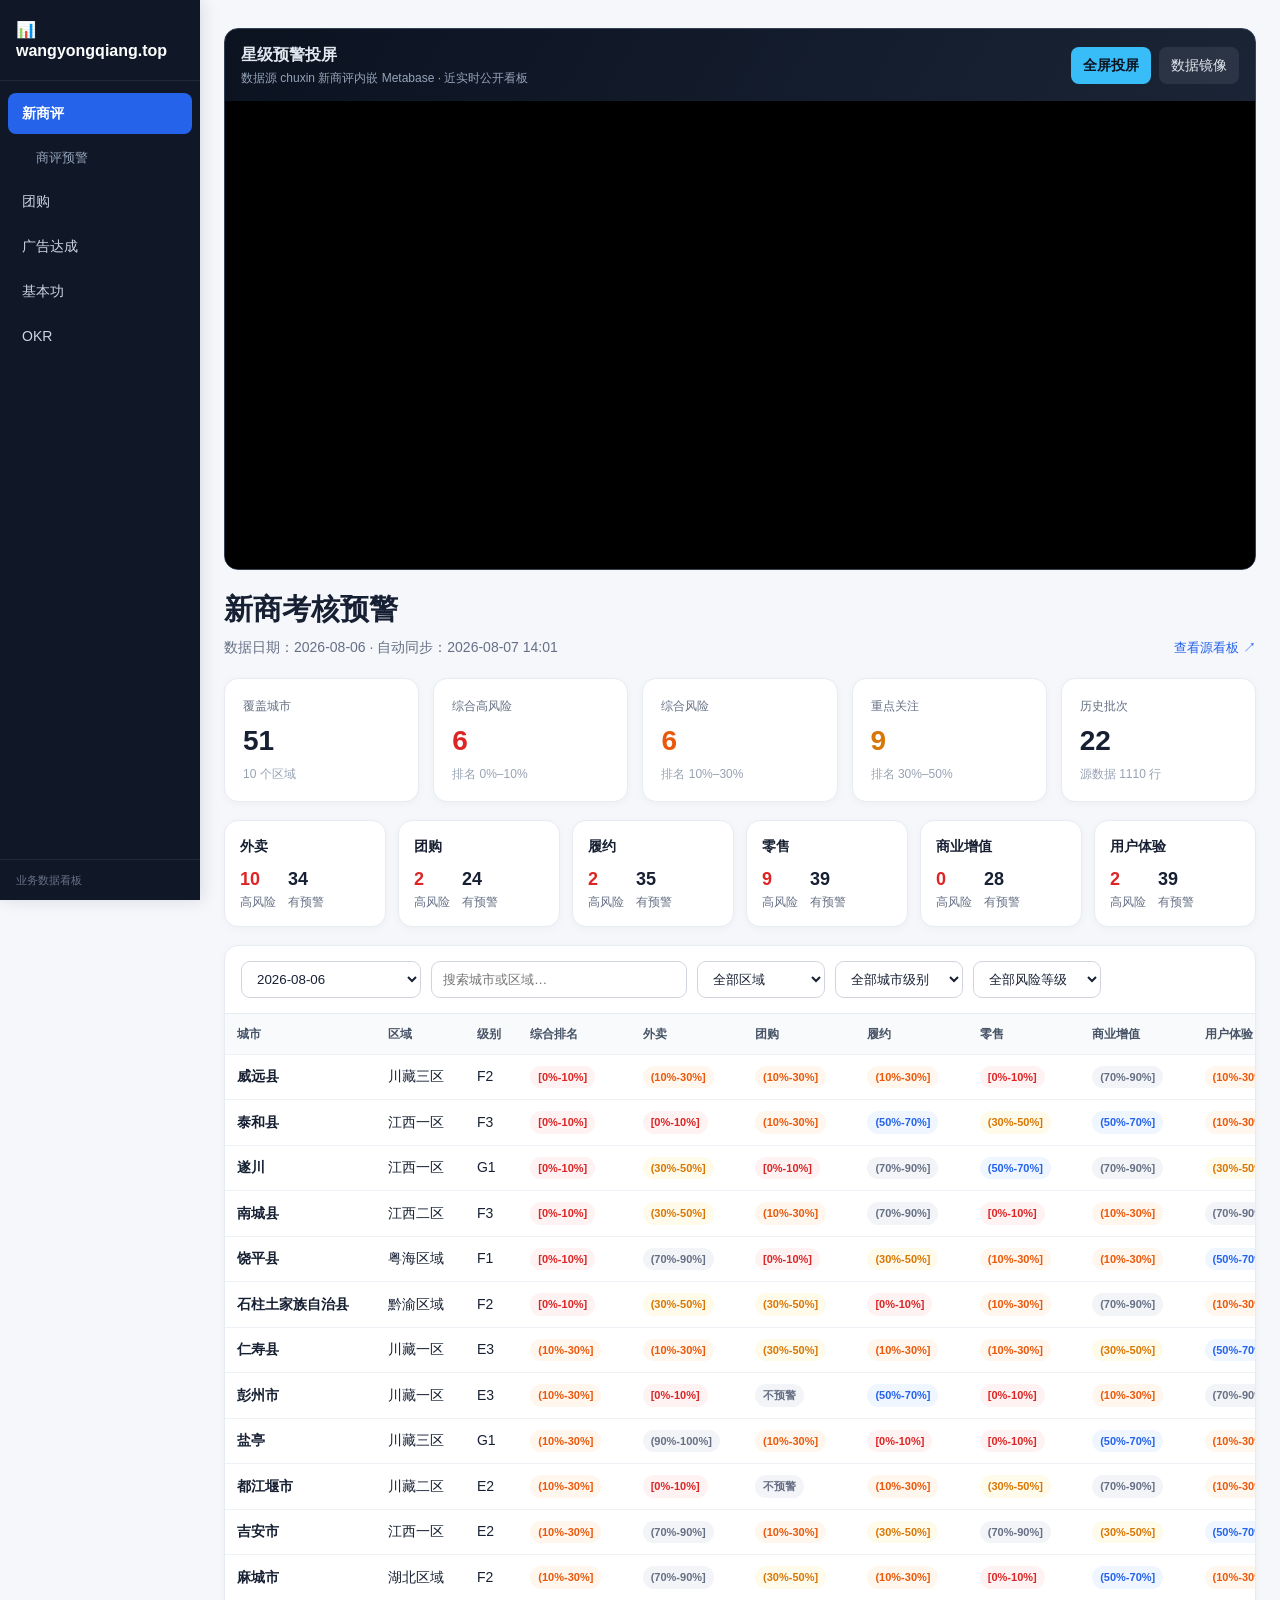
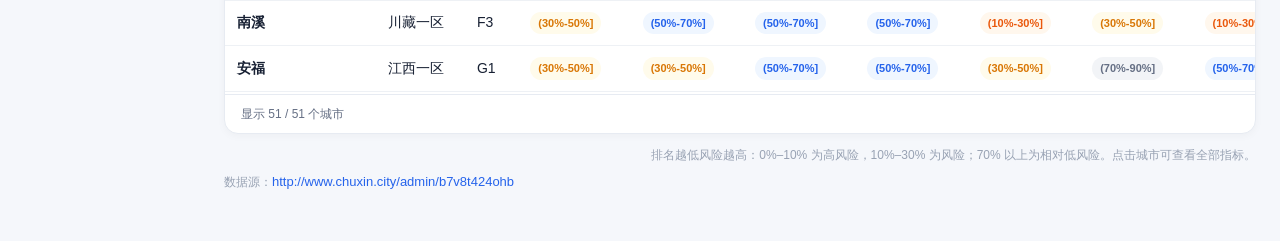
<file: index.html>
<!DOCTYPE html>
<html lang="zh-CN">
<head>
<meta charset="UTF-8">
<meta name="viewport" content="width=device-width,initial-scale=1">
<meta name="description" content="新商考核预警 · 城市风险预警与模块明细">
<meta name="xsh-source" content="http://www.chuxin.city/admin/b7v8t424ohb">
<title>新商考核预警 · wangyongqiang.top</title>
<link rel="stylesheet" href="shared/site.css">
<script src="shared/nav.js" defer></script>
<style>
:root{--nav:#101828;--ink:#172033;--muted:#667085;--line:#e7ebf2;--bg:#f5f7fb;--blue:#2563eb;--red:#dc2626;--orange:#ea580c;--amber:#d97706}
.source{color:var(--blue);font-size:13px;text-decoration:none;white-space:nowrap}
.kpis{display:grid;grid-template-columns:repeat(5,minmax(140px,1fr));gap:14px;margin:18px 0}.kpi,.module,.panel{background:#fff;border:1px solid var(--line);border-radius:14px;box-shadow:0 2px 8px #10182809}
.kpi{padding:18px}.kpi .label{color:var(--muted);font-size:12px}.kpi .value{font-size:28px;font-weight:780;margin-top:5px}.kpi .hint{font-size:12px;color:#98a2b3;margin-top:3px}
.modules{display:grid;grid-template-columns:repeat(6,minmax(130px,1fr));gap:12px;margin-bottom:18px}.module{padding:15px;cursor:pointer;transition:.18s}.module:hover{transform:translateY(-2px);border-color:#b8c7f6}.module.active{border-color:var(--blue);box-shadow:0 0 0 2px #2563eb18}.module-name{font-weight:700;margin-bottom:9px}.module-numbers{display:flex;gap:12px;font-size:12px;color:var(--muted)}.module-numbers b{display:block;font-size:18px;color:var(--ink)}
.panel{overflow:hidden}.controls{padding:15px 16px;border-bottom:1px solid var(--line);display:grid;grid-template-columns:minmax(180px,1.2fr) minmax(200px,2fr) repeat(4,minmax(120px,1fr));gap:10px}input,select{width:100%;border:1px solid #d0d5dd;background:#fff;border-radius:9px;padding:9px 11px;color:var(--ink);outline:none}input:focus,select:focus{border-color:#6b8df5;box-shadow:0 0 0 3px #2563eb12}
.table-wrap{overflow:auto;max-height:680px}table{border-collapse:separate;border-spacing:0;width:100%;min-width:1080px}th{position:sticky;top:0;background:#f9fafb;color:#475467;text-align:left;font-size:12px;font-weight:650;z-index:2}th,td{padding:11px 12px;border-bottom:1px solid #eef1f5;white-space:nowrap}tbody tr{cursor:pointer}tbody tr:hover{background:#f7f9ff}.city{font-weight:700}.badge{display:inline-flex;align-items:center;padding:3px 8px;border-radius:99px;font-size:11px;font-weight:650}.sev-4{background:#fef2f2;color:var(--red)}.sev-3{background:#fff7ed;color:var(--orange)}.sev-2{background:#fffbeb;color:var(--amber)}.sev-1{background:#eff6ff;color:#2563eb}.sev-0{background:#f2f4f7;color:#667085}.empty,.loading{padding:50px;text-align:center;color:var(--muted)}.count{padding:10px 16px;color:var(--muted);font-size:12px;border-top:1px solid var(--line)}
dialog{border:0;border-radius:18px;width:min(920px,calc(100vw - 32px));max-height:86vh;padding:0;box-shadow:0 24px 80px #10182855}dialog::backdrop{background:#10182888}.modal-head{position:sticky;top:0;background:#fff;display:flex;justify-content:space-between;align-items:center;padding:18px 20px;border-bottom:1px solid var(--line);z-index:2}.modal-title{font-size:19px;font-weight:760}.close{border:0;background:#f2f4f7;border-radius:9px;font-size:20px;width:36px;height:36px;cursor:pointer}.detail{padding:20px;display:grid;grid-template-columns:repeat(3,1fr);gap:10px;overflow:auto;max-height:calc(86vh - 80px)}.detail-item{background:#f8fafc;border-radius:10px;padding:11px 12px;min-width:0}.detail-label{font-size:11px;color:var(--muted);white-space:normal}.detail-value{font-weight:650;margin-top:3px;word-break:break-word}
.note{margin-top:12px;color:#98a2b3;font-size:12px;text-align:right}
.source-foot{margin-top:8px;color:#98a2b3;font-size:12px;word-break:break-all}
@media(max-width:1100px){.controls{grid-template-columns:1fr 1fr}.kpis{grid-template-columns:repeat(3,1fr)}.modules{grid-template-columns:repeat(3,1fr)}}
@media(max-width:640px){.kpis,.modules{grid-template-columns:1fr 1fr}.controls{grid-template-columns:1fr}.detail{grid-template-columns:1fr 1fr}}
</style>
</head>
<body data-page="xsh">
<main class="page-wrap">
  <section id="starCastBanner" style="margin:0 0 18px;background:linear-gradient(120deg,#0b1220,#1e293b);color:#e2e8f0;border-radius:14px;overflow:hidden;border:1px solid #334155">
    <div style="display:flex;justify-content:space-between;gap:16px;flex-wrap:wrap;align-items:center;padding:14px 16px">
      <div><div style="font-weight:750;font-size:16px">星级预警投屏</div><div style="color:#94a3b8;font-size:12px;margin-top:2px">数据源 chuxin 新商评内嵌 Metabase · 近实时公开看板</div></div>
      <div style="display:flex;gap:8px;flex-wrap:wrap"><a href="star-warning.html" style="background:#38bdf8;color:#0b1220;text-decoration:none;padding:8px 12px;border-radius:8px;font-weight:700">全屏投屏</a><a href="star-warning-mirror.html" style="background:#ffffff14;color:#e2e8f0;text-decoration:none;padding:8px 12px;border-radius:8px">数据镜像</a></div>
    </div>
    <div style="height:min(52vh,520px);background:#000"><iframe title="星级预警预览" src="http://47.112.178.78:3000/public/dashboard/5d509c91-583b-4229-89ee-51721035ae71?tab=97-%E6%96%B0%E5%95%86%E9%A2%84%E8%AD%A6" style="width:100%;height:100%;border:0" loading="lazy" referrerpolicy="no-referrer-when-downgrade"></iframe></div>
  </section>
  <section class="page-hero"><div><h1>新商考核预警</h1><div class="subtitle" id="meta">自动同步：2026-08-07 14:01</div></div><a class="source" href="http://www.chuxin.city/admin/b7v8t424ohb" target="_blank" rel="noopener">查看源看板 ↗</a></section>
  <section class="kpis">
    <div class="kpi"><div class="label">覆盖城市</div><div class="value" id="total">—</div><div class="hint" id="regionHint">— 个区域</div></div>
    <div class="kpi"><div class="label">综合高风险</div><div class="value" style="color:var(--red)" id="highRisk">—</div><div class="hint">排名 0%–10%</div></div>
    <div class="kpi"><div class="label">综合风险</div><div class="value" style="color:var(--orange)" id="risk">—</div><div class="hint">排名 10%–30%</div></div>
    <div class="kpi"><div class="label">重点关注</div><div class="value" style="color:var(--amber)" id="watch">—</div><div class="hint">排名 30%–50%</div></div>
    <div class="kpi"><div class="label">历史批次</div><div class="value" id="batchCount">—</div><div class="hint" id="sourceHint">源数据 — 行</div></div>
  </section>
  <section class="modules" id="modules"></section>
  <section class="panel">
    <div class="controls">
      <select id="date"></select>
      <input id="search" placeholder="搜索城市或区域…">
      <select id="region"><option value="">全部区域</option></select>
      <select id="level"><option value="">全部城市级别</option></select>
      <select id="severity"><option value="">全部风险等级</option><option value="4">高风险 0%–10%</option><option value="3">风险 10%–30%</option><option value="2">关注 30%–50%</option><option value="1">一般 50%–70%</option><option value="0">低风险 70%以上 / 不预警</option></select>
    </div>
    <div class="table-wrap"><table><thead><tr><th>城市</th><th>区域</th><th>级别</th><th>综合排名</th><th>外卖</th><th>团购</th><th>履约</th><th>零售</th><th>商业增值</th><th>用户体验</th></tr></thead><tbody id="rows"><tr><td class="loading" colspan="10">加载数据中…</td></tr></tbody></table></div>
    <div class="count" id="count"></div>
  </section>
  <div class="note">排名越低风险越高：0%–10% 为高风险，10%–30% 为风险；70% 以上为相对低风险。点击城市可查看全部指标。</div>
  <div class="source-foot">数据源：<a class="source" href="http://www.chuxin.city/admin/b7v8t424ohb" target="_blank" rel="noopener">http://www.chuxin.city/admin/b7v8t424ohb</a></div>
</main>
<dialog id="detail"><div class="modal-head"><div><div class="modal-title" id="detailTitle"></div><div class="subtitle" id="detailSub"></div></div><button class="close" onclick="detail.close()">×</button></div><div class="detail" id="detailGrid"></div></dialog>
<script>
const moduleFields=["外卖模块预警", "团购模块预警", "履约模块预警", "零售模块预警", "商业增值模块预警", "用户体验模块预警"];
let DATA=null,activeModule="",filtered=[],currentRows=[];
const $=id=>document.getElementById(id);
const esc=v=>String(v??"").replace(/[&<>"']/g,c=>({"&":"&amp;","<":"&lt;",">":"&gt;",'"':"&quot;","'":"&#39;"}[c]));
const sev=v=>{v=String(v??"");if(!v||v.includes("不预警")||v.includes("暂不预警"))return 0;if(v.includes("0%-10%"))return 4;if(v.includes("10%-30%"))return 3;if(v.includes("30%-50%"))return 2;if(v.includes("50%-70%"))return 1;return 0};
const badge=v=>`<span class="badge sev-${sev(v)}">${esc(v||"—")}</span>`;
function summarize(rows){
  const regions=[...new Set(rows.map(r=>r["区域"]).filter(Boolean))];
  const order=DATA.region_order||[];
  regions.sort((a,b)=>{const ia=order.indexOf(a),ib=order.indexOf(b);return(ia<0?999:ia)-(ib<0?999:ib)||a.localeCompare(b,"zh-CN")});
  const levels=[...new Set(rows.map(r=>r["城市级别"]).filter(Boolean))].sort();
  const moduleSummary=moduleFields.map(field=>{
    const values=rows.map(r=>r[field]);
    return{name:field.replace("模块预警",""),field,high:values.filter(v=>sev(v)>=4).length,risk:values.filter(v=>sev(v)===3).length,watch:values.filter(v=>sev(v)===2).length,active:values.filter(v=>sev(v)>0).length};
  });
  const sorted=[...rows].sort((a,b)=>sev(b["综合排名"])-sev(a["综合排名"])||String(a["区域"]||"").localeCompare(String(b["区域"]||""))||String(a["城市名"]||"").localeCompare(String(b["城市名"]||"")));
  return{rows:sorted,regions,levels,module_summary:moduleSummary,total:rows.length,high_risk:rows.filter(r=>sev(r["综合排名"])>=4).length,risk:rows.filter(r=>sev(r["综合排名"])===3).length,watch:rows.filter(r=>sev(r["综合排名"])===2).length};
}
function applyDate(date){
  const all=DATA.all_rows||DATA.rows||[];
  currentRows=all.filter(r=>String(r["数据日期"]||"")===date);
  const s=summarize(currentRows);
  $("total").textContent=s.total;
  $("regionHint").textContent=`${s.regions.length} 个区域`;
  $("highRisk").textContent=s.high_risk;
  $("risk").textContent=s.risk;
  $("watch").textContent=s.watch;
  $("batchCount").textContent=DATA.available_dates.length;
  $("sourceHint").textContent=`源数据 ${DATA.total_source_rows} 行`;
  $("meta").textContent=`数据日期：${date} · 自动同步：${DATA.synced_at}`;
  $("region").innerHTML='<option value="">全部区域</option>'+s.regions.map(v=>`<option>${esc(v)}</option>`).join("");
  $("level").innerHTML='<option value="">全部城市级别</option>'+s.levels.map(v=>`<option>${esc(v)}</option>`).join("");
  $("modules").innerHTML=s.module_summary.map(m=>`<div class="module" data-field="${esc(m.field)}"><div class="module-name">${esc(m.name)}</div><div class="module-numbers"><span><b style="color:var(--red)">${m.high}</b>高风险</span><span><b>${m.active}</b>有预警</span></div></div>`).join("");
  document.querySelectorAll(".module").forEach(el=>el.onclick=()=>{activeModule=activeModule===el.dataset.field?"":el.dataset.field;document.querySelectorAll(".module").forEach(x=>x.classList.toggle("active",x.dataset.field===activeModule));render()});
  DATA.rows=s.rows;DATA.regions=s.regions;DATA.levels=s.levels;DATA.module_summary=s.module_summary;
  render();
}
function init(){
  ["search","region","level","severity"].forEach(id=>$(id).addEventListener(id==="search"?"input":"change",render));
  $("date").addEventListener("change",()=>applyDate($("date").value));
  fetch("./data/warning.json?_="+Date.now()).then(r=>r.json()).then(data=>{
    DATA=data;
    $("date").innerHTML=data.available_dates.map(d=>`<option value="${esc(d)}"${d===data.data_date?" selected":""}>${esc(d)}</option>`).join("");
    applyDate($("date").value||data.data_date);
  }).catch(err=>{
    $("rows").innerHTML=`<tr><td class="empty" colspan="10">数据加载失败：${esc(err.message)}</td></tr>`;
  });
}
function render(){
  if(!DATA)return;
  const q=$("search").value.trim().toLowerCase(),region=$("region").value,level=$("level").value,s=$("severity").value;
  filtered=DATA.rows.filter(r=>{const field=activeModule||"综合排名";return(!q||`${r["城市名"]||""} ${r["区域"]||""}`.toLowerCase().includes(q))&&(!region||r["区域"]===region)&&(!level||r["城市级别"]===level)&&(s===""||sev(r[field])===Number(s))});
  $("rows").innerHTML=filtered.length?filtered.map((r,i)=>`<tr data-i="${i}"><td class="city">${esc(r["城市名"])}</td><td>${esc(r["区域"])}</td><td>${esc(r["城市级别"]||"—")}</td><td>${badge(r["综合排名"])}</td>${moduleFields.map(f=>`<td>${badge(r[f])}</td>`).join("")}</tr>`).join(""):`<tr><td class="empty" colspan="10">没有符合条件的数据</td></tr>`;
  $("count").textContent=`显示 ${filtered.length} / ${DATA.rows.length} 个城市${activeModule?" · 当前模块："+activeModule.replace("模块预警",""):""}`;
  document.querySelectorAll("#rows tr[data-i]").forEach(tr=>tr.onclick=()=>showDetail(filtered[Number(tr.dataset.i)]));
}
function showDetail(r){
  $("detailTitle").textContent=`${r["城市名"]||"城市"} · 指标明细`;
  $("detailSub").textContent=`${r["大区"]?r["大区"]+" · ":""}${r["区域"]||""} · ${r["城市级别"]||""} · 数据日期 ${r["数据日期"]||$("date").value}`;
  const preferred=["综合排名",...moduleFields],rest=(DATA.fields||[]).filter(f=>!["数据日期","城市名","区域","城市级别",...preferred].includes(f));
  $("detailGrid").innerHTML=[...preferred,...rest].filter((v,i,a)=>a.indexOf(v)===i).map(f=>`<div class="detail-item"><div class="detail-label">${esc(f)}</div><div class="detail-value">${f.includes("预警")||f==="综合排名"?badge(r[f]):esc(r[f]??"—")}</div></div>`).join("");
  $("detail").showModal();
}
detail.addEventListener("click",e=>{if(e.target===detail)detail.close()});
init();
</script>
</body></html>
</file>
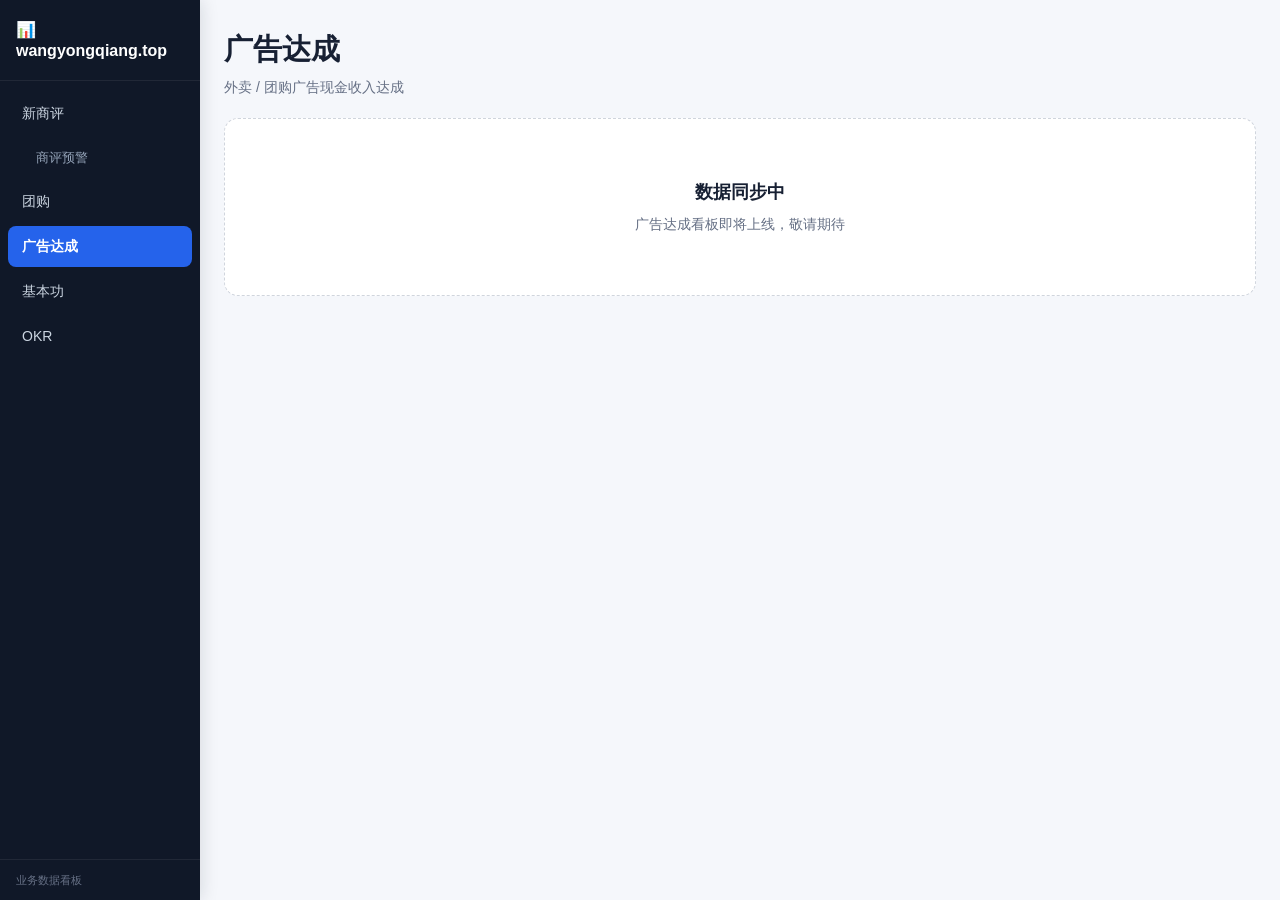
<file: ad.html>
<!DOCTYPE html>
<html lang="zh-CN">
<head>
<meta charset="UTF-8">
<meta name="viewport" content="width=device-width,initial-scale=1">
<title>广告达成 · wangyongqiang.top</title>
<link rel="stylesheet" href="shared/site.css">
<script src="shared/nav.js" defer></script>
</head>
<body data-page="ad">
<main class="page-wrap">
  <section class="page-hero"><div><h1>广告达成</h1><div class="subtitle">外卖 / 团购广告现金收入达成</div></div></section>
  <div class="placeholder-box"><h2>数据同步中</h2><p>广告达成看板即将上线，敬请期待</p></div>
</main>
</body>
</html>
</file>
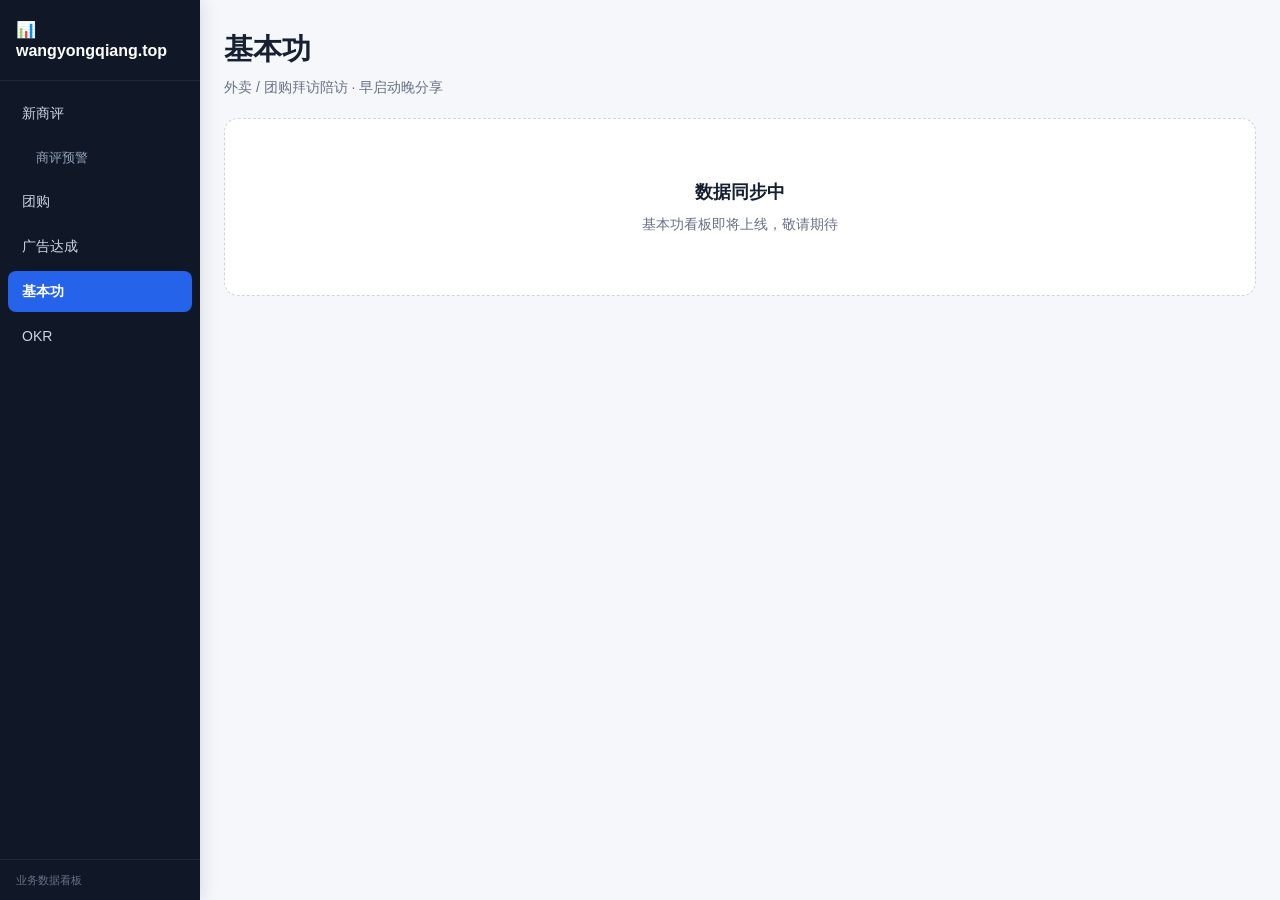
<file: basic.html>
<!DOCTYPE html>
<html lang="zh-CN">
<head>
<meta charset="UTF-8">
<meta name="viewport" content="width=device-width,initial-scale=1">
<title>基本功 · wangyongqiang.top</title>
<link rel="stylesheet" href="shared/site.css">
<script src="shared/nav.js" defer></script>
</head>
<body data-page="basic">
<main class="page-wrap">
  <section class="page-hero"><div><h1>基本功</h1><div class="subtitle">外卖 / 团购拜访陪访 · 早启动晚分享</div></div></section>
  <div class="placeholder-box"><h2>数据同步中</h2><p>基本功看板即将上线，敬请期待</p></div>
</main>
</body>
</html>
</file>
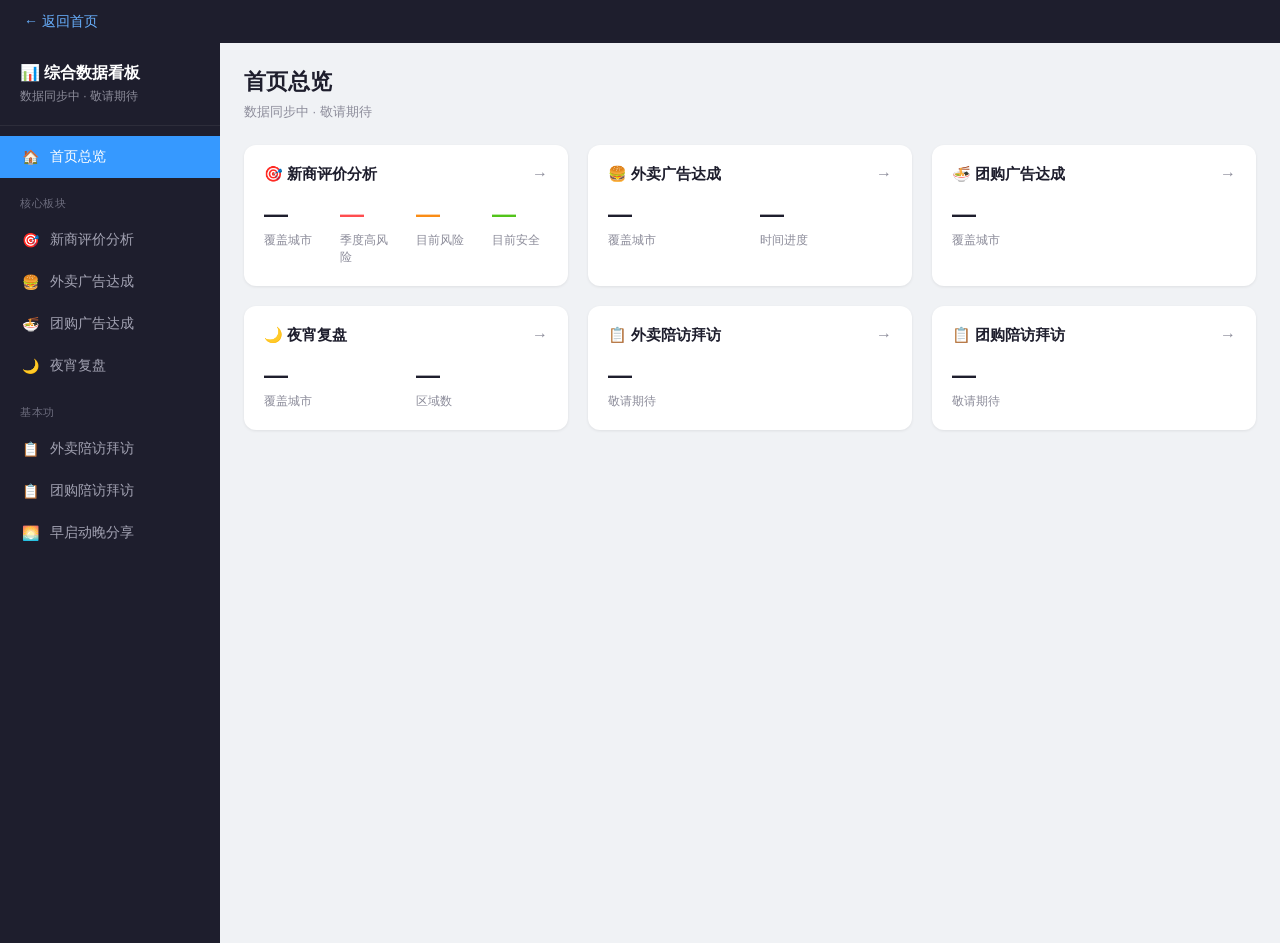
<file: dashboard.html>
<!DOCTYPE html>
<html lang="zh-CN">
<head>
<meta charset="UTF-8">
<meta name="viewport" content="width=device-width, initial-scale=1.0">
<title>综合数据看板</title>
<style>
  * { margin: 0; padding: 0; box-sizing: border-box; }
  body { font-family: -apple-system, BlinkMacSystemFont, 'Segoe UI', 'PingFang SC', 'Hiragino Sans GB', 'Microsoft YaHei', sans-serif; background: #f0f2f5; }
  .container { display: flex; height: 100vh; overflow: hidden; }
  .sidebar { width: 220px; background: #1e1e2d; color: #fff; flex-shrink: 0; overflow-y: auto; }
  .sidebar-header { padding: 20px; border-bottom: 1px solid #2d2d3a; }
  .sidebar-header h1 { font-size: 16px; font-weight: 600; }
  .sidebar-header p { font-size: 12px; color: #8c8c9a; margin-top: 4px; }
  .nav-menu { padding: 10px 0; }
  .nav-item { display: flex; align-items: center; padding: 12px 20px; cursor: pointer; transition: all 0.2s; color: #a3a3b3; font-size: 14px; }
  .nav-item:hover { background: #27273a; color: #fff; }
  .nav-item.active { background: #3699ff; color: #fff; }
  .nav-item .icon { width: 20px; margin-right: 10px; text-align: center; }
  .nav-group { padding: 8px 20px; font-size: 11px; color: #6c6c7d; text-transform: uppercase; letter-spacing: 0.5px; margin-top: 10px; }
  .main { flex: 1; overflow-y: auto; padding: 24px; }
  .section { display: none; }
  .section.active { display: block; }
  .page-header { margin-bottom: 24px; }
  .page-header h2 { font-size: 22px; color: #1e1e2d; font-weight: 600; }
  .page-header .meta { font-size: 13px; color: #8c8c9a; margin-top: 6px; }
  .kpi-grid { display: grid; grid-template-columns: repeat(auto-fit, minmax(180px, 1fr)); gap: 16px; margin-bottom: 24px; }
  .kpi-card { background: #fff; border-radius: 12px; padding: 20px; box-shadow: 0 1px 3px rgba(0,0,0,0.08); }
  .kpi-card .label { font-size: 13px; color: #8c8c9a; margin-bottom: 8px; }
  .kpi-card .value { font-size: 28px; font-weight: 700; color: #1e1e2d; }
  .kpi-card .sub { font-size: 12px; color: #a3a3b3; margin-top: 6px; }
  .card { background: #fff; border-radius: 12px; padding: 20px; box-shadow: 0 1px 3px rgba(0,0,0,0.08); margin-bottom: 20px; }
  .card-header { display: flex; justify-content: space-between; align-items: center; margin-bottom: 16px; flex-wrap: wrap; gap: 10px; }
  .card-title { font-size: 16px; font-weight: 600; color: #1e1e2d; }
  .card-tabs { display: flex; gap: 8px; flex-wrap: wrap; }
  .card-tab { padding: 6px 14px; border-radius: 6px; font-size: 13px; cursor: pointer; background: #f0f2f5; color: #666; }
  .card-tab.active { background: #3699ff; color: #fff; }
  .table-wrap { overflow-x: auto; max-height: 600px; overflow-y: auto; }
  table { width: 100%; border-collapse: collapse; font-size: 13px; }
  th { text-align: left; padding: 10px 12px; background: #fafafa; color: #666; font-weight: 500; border-bottom: 1px solid #eee; white-space: nowrap; position: sticky; top: 0; z-index: 10; }
  td { padding: 10px 12px; border-bottom: 1px solid #f0f0f0; color: #333; }
  tr:hover td { background: #f6f8fc; }
  .badge { display: inline-block; padding: 2px 8px; border-radius: 4px; font-size: 11px; }
  .badge-red { background: #fff2f0; color: #ff4d4f; }
  .badge-orange { background: #fff7e6; color: #fa8c16; }
  .badge-green { background: #f6ffed; color: #52c41a; }
  .badge-blue { background: #e6f7ff; color: #1890ff; }
  .badge-gray { background: #f5f5f5; color: #999; }
  .home-grid { display: grid; grid-template-columns: repeat(auto-fit, minmax(300px, 1fr)); gap: 20px; }
  .home-card { background: #fff; border-radius: 12px; padding: 20px; box-shadow: 0 1px 3px rgba(0,0,0,0.08); cursor: pointer; transition: transform 0.2s; }
  .home-card:hover { transform: translateY(-2px); box-shadow: 0 4px 12px rgba(0,0,0,0.1); }
  .home-card-header { display: flex; justify-content: space-between; align-items: flex-start; margin-bottom: 16px; }
  .home-card-title { font-size: 15px; font-weight: 600; color: #1e1e2d; }
  .home-card-arrow { color: #8c8c9a; }
  .home-kpi { display: flex; gap: 20px; }
  .home-kpi-item { flex: 1; }
  .home-kpi-value { font-size: 24px; font-weight: 700; color: #1e1e2d; }
  .home-kpi-label { font-size: 12px; color: #8c8c9a; margin-top: 4px; }
  .strategy-text { font-size: 11px; color: #666; max-width: 250px; line-height: 1.4; display: block; }
  .num { font-family: 'SF Mono', Monaco, monospace; }
  .score-high { color: #ff4d4f; font-weight: 600; }
  .score-mid { color: #fa8c16; font-weight: 600; }
  .score-low { color: #52c41a; }
  .tips { font-size: 12px; color: #999; margin-top: 8px; padding: 8px 12px; background: #fafafa; border-radius: 6px; }
  .empty-state td { text-align: center; color: #8c8c9a; padding: 40px 12px; font-size: 14px; }
  .sync-banner { background: #e6f7ff; color: #1890ff; padding: 12px 16px; border-radius: 8px; margin-bottom: 20px; font-size: 14px; text-align: center; }
</style>
</head>
<body><div style="padding:12px 24px;background:#1e1e2d;"><a href="index.html" style="color:#69b1ff;text-decoration:none;font-size:14px;">← 返回首页</a></div>
<div class="container">
  <div class="sidebar">
    <div class="sidebar-header">
      <h1>📊 综合数据看板</h1>
      <p>数据同步中 · 敬请期待</p>
    </div>
    <div class="nav-menu">
      <div class="nav-item active" onclick="showSection('home')">
        <span class="icon">🏠</span> 首页总览
      </div>
      <div class="nav-group">核心板块</div>
      <div class="nav-item" onclick="showSection('xsh')">
        <span class="icon">🎯</span> 新商评价分析
      </div>
      <div class="nav-item" onclick="showSection('adv')">
        <span class="icon">🍔</span> 外卖广告达成
      </div>
      <div class="nav-item" onclick="showSection('tg')">
        <span class="icon">🍜</span> 团购广告达成
      </div>
      <div class="nav-item" onclick="showSection('yx')">
        <span class="icon">🌙</span> 夜宵复盘
      </div>
      <div class="nav-group">基本功</div>
      <div class="nav-item" onclick="showSection('wb')">
        <span class="icon">📋</span> 外卖陪访拜访
      </div>
      <div class="nav-item" onclick="showSection('gb')">
        <span class="icon">📋</span> 团购陪访拜访
      </div>
      <div class="nav-item" onclick="showSection('zq')">
        <span class="icon">🌅</span> 早启动晚分享
      </div>
    </div>
  </div>
  <div class="main">
    <!-- 首页总览 -->
    <div id="section-home" class="section active">
      <div class="page-header">
        <h2>首页总览</h2>
        <p class="meta">数据同步中 · 敬请期待</p>
      </div>
      <div class="home-grid">
        <div class="home-card" onclick="showSection('xsh')">
          <div class="home-card-header">
            <div class="home-card-title">🎯 新商评价分析</div>
            <span class="home-card-arrow">→</span>
          </div>
          <div class="home-kpi">
            <div class="home-kpi-item"><div class="home-kpi-value">—</div><div class="home-kpi-label">覆盖城市</div></div>
            <div class="home-kpi-item"><div class="home-kpi-value" style="color:#ff4d4f">—</div><div class="home-kpi-label">季度高风险</div></div>
            <div class="home-kpi-item"><div class="home-kpi-value" style="color:#fa8c16">—</div><div class="home-kpi-label">目前风险</div></div>
            <div class="home-kpi-item"><div class="home-kpi-value" style="color:#52c41a">—</div><div class="home-kpi-label">目前安全</div></div>
          </div>
        </div>
        <div class="home-card" onclick="showSection('adv')">
          <div class="home-card-header">
            <div class="home-card-title">🍔 外卖广告达成</div>
            <span class="home-card-arrow">→</span>
          </div>
          <div class="home-kpi">
            <div class="home-kpi-item"><div class="home-kpi-value">—</div><div class="home-kpi-label">覆盖城市</div></div>
            <div class="home-kpi-item"><div class="home-kpi-value">—</div><div class="home-kpi-label">时间进度</div></div>
          </div>
        </div>
        <div class="home-card" onclick="showSection('tg')">
          <div class="home-card-header">
            <div class="home-card-title">🍜 团购广告达成</div>
            <span class="home-card-arrow">→</span>
          </div>
          <div class="home-kpi">
            <div class="home-kpi-item"><div class="home-kpi-value">—</div><div class="home-kpi-label">覆盖城市</div></div>
          </div>
        </div>
        <div class="home-card" onclick="showSection('yx')">
          <div class="home-card-header">
            <div class="home-card-title">🌙 夜宵复盘</div>
            <span class="home-card-arrow">→</span>
          </div>
          <div class="home-kpi">
            <div class="home-kpi-item"><div class="home-kpi-value">—</div><div class="home-kpi-label">覆盖城市</div></div>
            <div class="home-kpi-item"><div class="home-kpi-value">—</div><div class="home-kpi-label">区域数</div></div>
          </div>
        </div>
        <div class="home-card" onclick="showSection('wb')">
          <div class="home-card-header">
            <div class="home-card-title">📋 外卖陪访拜访</div>
            <span class="home-card-arrow">→</span>
          </div>
          <div class="home-kpi">
            <div class="home-kpi-item"><div class="home-kpi-value">—</div><div class="home-kpi-label">敬请期待</div></div>
          </div>
        </div>
        <div class="home-card" onclick="showSection('gb')">
          <div class="home-card-header">
            <div class="home-card-title">📋 团购陪访拜访</div>
            <span class="home-card-arrow">→</span>
          </div>
          <div class="home-kpi">
            <div class="home-kpi-item"><div class="home-kpi-value">—</div><div class="home-kpi-label">敬请期待</div></div>
          </div>
        </div>
      </div>
    </div>
    
    <!-- 新商评价分析 -->
    <div id="section-xsh" class="section">
      <div class="page-header">
        <h2>🎯 新商评价 · 全量城市追分分析</h2>
        <p class="meta">数据同步中 · 敬请期待</p>
      </div>
      <div class="kpi-grid">
        <div class="kpi-card"><div class="label">覆盖城市</div><div class="value">—</div><div class="sub">敬请期待</div></div>
        <div class="kpi-card"><div class="label">季度高风险</div><div class="value" style="color:#ff4d4f">—</div><div class="sub">敬请期待</div></div>
        <div class="kpi-card"><div class="label">目前风险</div><div class="value" style="color:#fa8c16">—</div><div class="sub">敬请期待</div></div>
        <div class="kpi-card"><div class="label">目前安全</div><div class="value" style="color:#52c41a">—</div><div class="sub">敬请期待</div></div>
        <div class="kpi-card"><div class="label">平均得分</div><div class="value">—</div><div class="sub">敬请期待</div></div>
        <div class="kpi-card"><div class="label">平均可提升</div><div class="value">—</div><div class="sub">敬请期待</div></div>
      </div>
      <div class="card">
        <div class="card-header">
          <div class="card-title">城市风险分布与追分分析</div>
          <div class="card-tabs">
            <div class="card-tab active" onclick="filterXsh('all')">全部</div>
            <div class="card-tab" onclick="filterXsh('high')">高风险</div>
            <div class="card-tab" onclick="filterXsh('risk')">风险</div>
            <div class="card-tab" onclick="filterXsh('safe')">安全</div>
          </div>
        </div>
        <div class="table-wrap">
          <table id="xsh-table">
            <thead><tr>
              <th>城市</th><th>等级</th><th>区域</th><th>风险状态</th><th>大盘预警</th>
              <th>综合能力</th><th>距45分缺口</th><th>短板数</th><th>短板模块</th>
              <th>低成本</th><th>中成本</th><th>高成本</th><th>合计可提升</th><th>追分后预估</th>
              <th>策略建议</th><th>外卖</th><th>团购</th><th>履约</th><th>零售</th><th>组织</th><th>商业</th><th>用户</th><th>治理</th>
            </tr></thead>
            <tbody></tbody>
          </table>
        </div>
      </div>
    </div>
    
    <!-- 外卖广告达成 -->
    <div id="section-adv" class="section">
      <div class="page-header">
        <h2>🍔 外卖广告 · 现金收入达成分析</h2>
        <p class="meta">数据同步中 · 敬请期待</p>
      </div>
      <div class="kpi-grid">
        <div class="kpi-card"><div class="label">覆盖城市</div><div class="value">—</div></div>
        <div class="kpi-card"><div class="label">时间进度</div><div class="value">—</div></div>
      </div>
      <div class="card">
        <div class="card-header"><div class="card-title">城市达成明细</div></div>
        <div class="table-wrap">
          <table id="adv-table">
            <thead><tr id="adv-thead"></tr></thead>
            <tbody></tbody>
          </table>
        </div>
      </div>
    </div>
    
    <!-- 团购广告达成 -->
    <div id="section-tg" class="section">
      <div class="page-header">
        <h2>🍜 团购广告 · 现金收入达成分析</h2>
        <p class="meta">数据同步中 · 敬请期待</p>
      </div>
      <div class="kpi-grid">
        <div class="kpi-card"><div class="label">覆盖城市</div><div class="value">—</div></div>
      </div>
      <div class="card">
        <div class="card-header"><div class="card-title">城市广告明细</div></div>
        <div class="table-wrap">
          <table id="tg-table">
            <thead><tr id="tg-thead"></tr></thead>
            <tbody></tbody>
          </table>
        </div>
      </div>
    </div>
    
    <!-- 夜宵复盘 -->
    <div id="section-yx" class="section">
      <div class="page-header">
        <h2>🌙 夜宵 · 监控看板</h2>
        <p class="meta">数据同步中 · 敬请期待 · 57个城市</p>
      </div>
      <div class="kpi-grid">
        <div class="kpi-card"><div class="label">覆盖城市</div><div class="value">—</div></div>
        <div class="kpi-card"><div class="label">拼好饭城市</div><div class="value">—</div></div>
        <div class="kpi-card"><div class="label">团购城市</div><div class="value">—</div></div>
      </div>
      <div class="card">
        <div class="card-header">
          <div class="card-title">城市监控明细</div>
          <div class="card-tabs">
            <div class="card-tab active" onclick="showYxTab('monitor')">监控看板</div>
            <div class="card-tab" onclick="showYxTab('gmv')">GMV占比</div>
          </div>
        </div>
        <div class="table-wrap" id="yx-monitor">
          <table id="yx-table">
            <thead><tr>
              <th>城市</th><th>区域</th><th>等级</th><th>拼好饭</th><th>团购</th><th>众包</th><th>负责人</th>
            </tr></thead>
            <tbody></tbody>
          </table>
        </div>
        <div class="table-wrap" id="yx-gmv" style="display:none">
          <table id="yxgmv-table">
            <thead><tr id="yxgmv-thead"></tr></thead>
            <tbody></tbody>
          </table>
        </div>
      </div>
    </div>
    
    <!-- 外卖陪访拜访 -->
    <div id="section-wb" class="section">
      <div class="page-header">
        <h2>📋 外卖基本功 · 陪访&拜访情况</h2>
        <p class="meta">数据同步中 · 敬请期待</p>
      </div>
      <div class="card">
        <div class="card-header"><div class="card-title">拜访陪访数据</div></div>
        <div class="table-wrap">
          <table id="wb-table">
            <thead><tr id="wb-thead"></tr></thead>
            <tbody></tbody>
          </table>
        </div>
      </div>
    </div>
    
    <!-- 团购陪访拜访 -->
    <div id="section-gb" class="section">
      <div class="page-header">
        <h2>📋 团购基本功 · 拜访&陪访情况</h2>
        <p class="meta">数据同步中 · 敬请期待</p>
      </div>
      <div class="card">
        <div class="card-header"><div class="card-title">拜访陪访数据</div></div>
        <div class="table-wrap">
          <table id="gb-table">
            <thead><tr id="gb-thead"></tr></thead>
            <tbody></tbody>
          </table>
        </div>
      </div>
    </div>
    
    <!-- 早启动晚分享 -->
    <div id="section-zq" class="section">
      <div class="page-header">
        <h2>🌅 早启动&晚分享</h2>
        <p class="meta">数据同步中 · 敬请期待</p>
      </div>
      <div class="card">
        <div class="card-header"><div class="card-title">早启动晚分享数据</div></div>
        <div class="table-wrap">
          <table id="zq-table">
            <thead><tr id="zq-thead"></tr></thead>
            <tbody></tbody>
          </table>
        </div>
      </div>
    </div>
  </div>
</div>


<script>
const xshData = [];
const advData = [];
const tgData = [];
const yxData = [];
const wbData = [];
const gbData = [];
const zqData = [];
const yxgmvData = [];

const advCols = ["区域", "城市", "目标", "累计达成", "完成率"];
const tgCols = ["大区", "区域", "外卖城市", "广告现金收入"];
const yxCols = ["城市", "区域", "城市等级", "是否拼好饭城市", "是否团购城市", "是否众包城市", "外卖城市负责人"];
const wbCols = ["区域", "城市", "陪访人", "职级", "本月可拜访BD数", "本月陪访目标"];
const gbCols = ["城市等级", "区域", "城市", "姓名", "岗位分类", "条线", "职务", "职级"];
const zqCols = ["大区", "城市", "区域", "城市等级", "是否拼好饭城市", "是否团购城市"];
const yxgmvCols = ["区域", "城市", "城市等级"];

const EMPTY_MSG = '<tr class="empty-state"><td colspan="99">数据同步中 · 敬请期待</td></tr>';

function showSection(id) {
  document.querySelectorAll('.section').forEach(s => s.classList.remove('active'));
  document.querySelectorAll('.nav-item').forEach(n => n.classList.remove('active'));
  document.getElementById('section-' + id).classList.add('active');
  event.currentTarget.classList.add('active');
}

function showYxTab(tab) {
  document.getElementById('yx-monitor').style.display = tab === 'monitor' ? 'block' : 'none';
  document.getElementById('yx-gmv').style.display = tab === 'gmv' ? 'block' : 'none';
  document.querySelectorAll('#section-yx .card-tab').forEach(t => t.classList.remove('active'));
  event.target.classList.add('active');
}

function filterXsh(type) {
  renderXsh(type);
  document.querySelectorAll('#section-xsh .card-tab').forEach(t => t.classList.remove('active'));
  event.target.classList.add('active');
}

function renderXsh(filter) {
  const tbody = document.querySelector('#xsh-table tbody');
  tbody.innerHTML = xshData.length ? xshData.map(row => {
    let badgeClass = row['风险状态'] === '季度高风险' ? 'badge-red' : row['风险状态'] === '目前风险' ? 'badge-orange' : 'badge-green';
    let score = parseFloat(row['综合能力得分'] || 0);
    let scoreClass = score < 35 ? 'score-high' : score < 50 ? 'score-mid' : 'score-low';
    return `<tr>
      <td><strong>${row['城市']}</strong></td>
      <td>${row['等级']}</td>
      <td>${row['区域']}</td>
      <td><span class="badge ${badgeClass}">${row['风险状态']}</span></td>
      <td>${row['大盘预警']}</td>
      <td class="${scoreClass} num">${row['综合能力得分']}</td>
      <td class="num">${row['距45分缺口']}</td>
      <td>${row['短板数量']}</td>
      <td><span style="font-size:11px;color:#666">${row['短板模块']}</span></td>
      <td class="num">${row['低成本可提升']}</td>
      <td class="num">${row['中成本可提升']}</td>
      <td class="num">${row['高成本可提升']}</td>
      <td class="num"><strong>${row['合计可提升']}</strong></td>
      <td class="num">${row['追分后预估']}</td>
      <td><span class="strategy-text">${row['策略建议']}</span></td>
      <td class="num">${row['外卖得分']}</td>
      <td class="num">${row['团购得分']}</td>
      <td class="num">${row['履约得分']}</td>
      <td class="num">${row['零售得分']}</td>
      <td class="num">${parseFloat(row['组织得分']||0).toFixed(1)}</td>
      <td class="num">${row['商业增值得分']}</td>
      <td class="num">${row['用户体验得分']}</td>
      <td class="num">${row['综合治理得分']}</td>
    </tr>`;
  }).join('') : EMPTY_MSG;
}

function renderTable(theadSel, tbodySel, cols, data) {
  const thead = document.querySelector(theadSel);
  if (thead) thead.innerHTML = cols.map(c => `<th>${c}</th>`).join('');
  const tbody = document.querySelector(tbodySel);
  if (!tbody) return;
  tbody.innerHTML = data.length
    ? data.map(row => `<tr>${cols.map(c => `<td>${row[c]||''}</td>`).join('')}</tr>`).join('')
    : EMPTY_MSG;
}

function renderAdv() { renderTable('#adv-thead', '#adv-table tbody', advCols, advData); }
function renderTg() { renderTable('#tg-thead', '#tg-table tbody', tgCols, tgData); }
function renderYx() {
  const tbody = document.querySelector('#yx-table tbody');
  tbody.innerHTML = yxData.length ? yxData.map(row => `<tr>
    <td><strong>${row['城市']}</strong></td>
    <td>${row['区域']}</td>
    <td>${row['城市等级']}</td>
    <td><span class="badge ${row['是否拼好饭城市']==='是'?'badge-green':'badge-red'}">${row['是否拼好饭城市']}</span></td>
    <td><span class="badge ${row['是否团购城市']==='是'?'badge-green':'badge-red'}">${row['是否团购城市']}</span></td>
    <td><span class="badge ${row['是否众包城市']==='是'?'badge-green':'badge-red'}">${row['是否众包城市']}</span></td>
    <td>${row['外卖城市负责人']}</td>
  </tr>`).join('') : EMPTY_MSG;
}
function renderYxgmv() { renderTable('#yxgmv-thead', '#yxgmv-table tbody', yxgmvCols, yxgmvData); }
function renderWb() { renderTable('#wb-thead', '#wb-table tbody', wbCols, wbData); }
function renderGb() { renderTable('#gb-thead', '#gb-table tbody', gbCols, gbData); }
function renderZq() { renderTable('#zq-thead', '#zq-table tbody', zqCols, zqData); }

renderXsh('all'); renderAdv(); renderTg(); renderYx(); renderYxgmv(); renderWb(); renderGb(); renderZq();
</script>
</body>
</html>
</file>
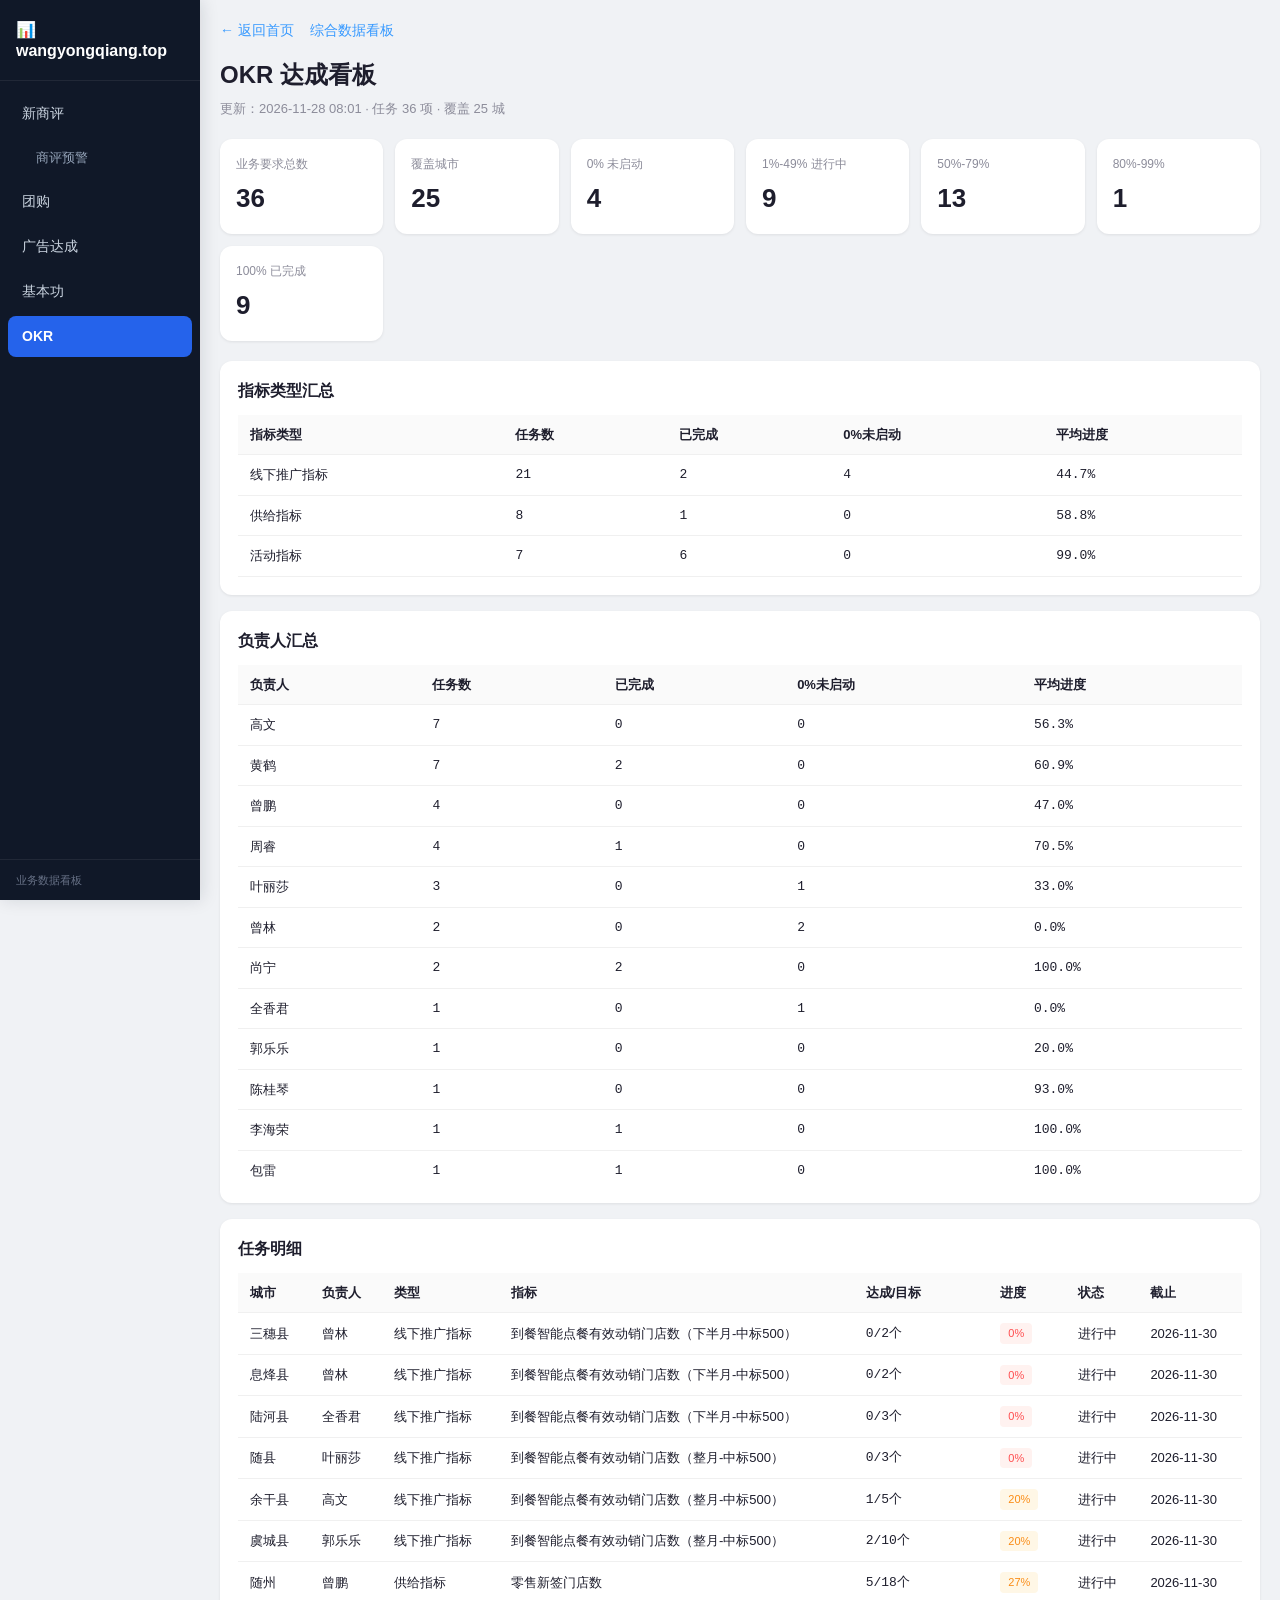
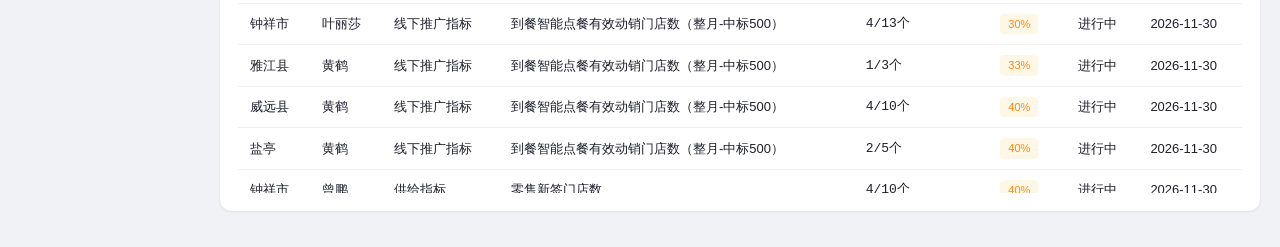
<file: okr.html>
<!DOCTYPE html>
<html lang="zh-CN">
<head>
<meta charset="UTF-8">
<meta name="viewport" content="width=device-width, initial-scale=1.0">
<title>OKR · wangyongqiang.top</title>
<link rel="stylesheet" href="shared/site.css">
<script src="shared/nav.js" defer></script>
<style>
  * { margin:0; padding:0; box-sizing:border-box; }
  body { font-family:-apple-system,BlinkMacSystemFont,'PingFang SC','Microsoft YaHei',sans-serif; background:#f0f2f5; color:#1e1e2d; }
  .wrap { max-width:1200px; margin:0 auto; padding:20px; }
  .header { margin-bottom:20px; }
  .header h1 { font-size:24px; }
  .header p { color:#8c8c9a; font-size:13px; margin-top:6px; }
  .nav { margin-bottom:16px; }
  .nav a { color:#3699ff; text-decoration:none; margin-right:16px; font-size:14px; }
  .sync-banner { background:#e6f7ff; color:#1890ff; padding:12px 16px; border-radius:8px; margin-bottom:20px; font-size:14px; text-align:center; }
  .kpi-grid { display:grid; grid-template-columns:repeat(auto-fit,minmax(140px,1fr)); gap:12px; margin-bottom:20px; }
  .kpi-card { background:#fff; border-radius:12px; padding:16px; box-shadow:0 1px 3px rgba(0,0,0,.08); }
  .kpi-card .label { font-size:12px; color:#8c8c9a; }
  .kpi-card .value { font-size:26px; font-weight:700; margin-top:6px; }
  .card { background:#fff; border-radius:12px; padding:18px; box-shadow:0 1px 3px rgba(0,0,0,.08); margin-bottom:16px; }
  .card h2 { font-size:16px; margin-bottom:12px; }
  .table-wrap { overflow:auto; max-height:520px; }
  table { width:100%; border-collapse:collapse; font-size:13px; }
  th,td { padding:10px 12px; border-bottom:1px solid #f0f0f0; text-align:left; white-space:nowrap; }
  th { background:#fafafa; position:sticky; top:0; z-index:1; }
  .badge { display:inline-block; padding:2px 8px; border-radius:4px; font-size:11px; }
  .badge-red { background:#fff2f0; color:#ff4d4f; }
  .badge-orange { background:#fff7e6; color:#fa8c16; }
  .badge-blue { background:#e6f7ff; color:#1890ff; }
  .badge-green { background:#f6ffed; color:#52c41a; }
  .num { font-family:'SF Mono',Monaco,monospace; }
  @media (max-width:768px) { .wrap { padding:12px; } th,td { font-size:12px; padding:8px; } }
</style>
</head>
<body data-page="okr">
<div class="wrap">
  <div class="nav"><a href="index.html">← 返回首页</a><a href="dashboard.html">综合数据看板</a></div>
  <div class="header">
    <h1>OKR 达成看板</h1>
    <p>更新：2026-11-28 08:01 · 任务 36 项 · 覆盖 25 城</p>
  </div>
  
  <div class="kpi-grid">
    <div class="kpi-card"><div class="label">业务要求总数</div><div class="value">36</div></div>
    <div class="kpi-card"><div class="label">覆盖城市</div><div class="value">25</div></div>
    <div class="kpi-card"><div class="label">0% 未启动</div><div class="value">4</div></div><div class="kpi-card"><div class="label">1%-49% 进行中</div><div class="value">9</div></div><div class="kpi-card"><div class="label">50%-79%</div><div class="value">13</div></div><div class="kpi-card"><div class="label">80%-99%</div><div class="value">1</div></div><div class="kpi-card"><div class="label">100% 已完成</div><div class="value">9</div></div>
  </div>
  <div class="card"><h2>指标类型汇总</h2><div class="table-wrap"><table>
    <thead><tr><th>指标类型</th><th>任务数</th><th>已完成</th><th>0%未启动</th><th>平均进度</th></tr></thead>
    <tbody><tr><td>线下推广指标</td><td class='num'>21</td><td class='num'>2</td><td class='num'>4</td><td class='num'>44.7%</td></tr><tr><td>供给指标</td><td class='num'>8</td><td class='num'>1</td><td class='num'>0</td><td class='num'>58.8%</td></tr><tr><td>活动指标</td><td class='num'>7</td><td class='num'>6</td><td class='num'>0</td><td class='num'>99.0%</td></tr></tbody>
  </table></div></div>
  <div class="card"><h2>负责人汇总</h2><div class="table-wrap"><table>
    <thead><tr><th>负责人</th><th>任务数</th><th>已完成</th><th>0%未启动</th><th>平均进度</th></tr></thead>
    <tbody><tr><td>高文</td><td class='num'>7</td><td class='num'>0</td><td class='num'>0</td><td class='num'>56.3%</td></tr><tr><td>黄鹤</td><td class='num'>7</td><td class='num'>2</td><td class='num'>0</td><td class='num'>60.9%</td></tr><tr><td>曾鹏</td><td class='num'>4</td><td class='num'>0</td><td class='num'>0</td><td class='num'>47.0%</td></tr><tr><td>周睿</td><td class='num'>4</td><td class='num'>1</td><td class='num'>0</td><td class='num'>70.5%</td></tr><tr><td>叶丽莎</td><td class='num'>3</td><td class='num'>0</td><td class='num'>1</td><td class='num'>33.0%</td></tr><tr><td>曾林</td><td class='num'>2</td><td class='num'>0</td><td class='num'>2</td><td class='num'>0.0%</td></tr><tr><td>尚宁</td><td class='num'>2</td><td class='num'>2</td><td class='num'>0</td><td class='num'>100.0%</td></tr><tr><td>全香君</td><td class='num'>1</td><td class='num'>0</td><td class='num'>1</td><td class='num'>0.0%</td></tr><tr><td>郭乐乐</td><td class='num'>1</td><td class='num'>0</td><td class='num'>0</td><td class='num'>20.0%</td></tr><tr><td>陈桂琴</td><td class='num'>1</td><td class='num'>0</td><td class='num'>0</td><td class='num'>93.0%</td></tr><tr><td>李海荣</td><td class='num'>1</td><td class='num'>1</td><td class='num'>0</td><td class='num'>100.0%</td></tr><tr><td>包雷</td><td class='num'>1</td><td class='num'>1</td><td class='num'>0</td><td class='num'>100.0%</td></tr><tr><td>唐艳</td><td class='num'>1</td><td class='num'>1</td><td class='num'>0</td><td class='num'>100.0%</td></tr><tr><td>李旭</td><td class='num'>1</td><td class='num'>1</td><td class='num'>0</td><td class='num'>100.0%</td></tr></tbody>
  </table></div></div>
  <div class="card"><h2>任务明细</h2><div class="table-wrap"><table>
    <thead><tr><th>城市</th><th>负责人</th><th>类型</th><th>指标</th><th>达成/目标</th><th>进度</th><th>状态</th><th>截止</th></tr></thead>
    <tbody><tr><td>三穗县</td><td>曾林</td><td>线下推广指标</td><td>到餐智能点餐有效动销门店数（下半月-中标500）</td><td class='num'>0/2个</td><td><span class='badge badge-red'>0%</span></td><td>进行中</td><td>2026-11-30</td></tr><tr><td>息烽县</td><td>曾林</td><td>线下推广指标</td><td>到餐智能点餐有效动销门店数（下半月-中标500）</td><td class='num'>0/2个</td><td><span class='badge badge-red'>0%</span></td><td>进行中</td><td>2026-11-30</td></tr><tr><td>陆河县</td><td>全香君</td><td>线下推广指标</td><td>到餐智能点餐有效动销门店数（下半月-中标500）</td><td class='num'>0/3个</td><td><span class='badge badge-red'>0%</span></td><td>进行中</td><td>2026-11-30</td></tr><tr><td>随县</td><td>叶丽莎</td><td>线下推广指标</td><td>到餐智能点餐有效动销门店数（整月-中标500）</td><td class='num'>0/3个</td><td><span class='badge badge-red'>0%</span></td><td>进行中</td><td>2026-11-30</td></tr><tr><td>余干县</td><td>高文</td><td>线下推广指标</td><td>到餐智能点餐有效动销门店数（整月-中标500）</td><td class='num'>1/5个</td><td><span class='badge badge-orange'>20%</span></td><td>进行中</td><td>2026-11-30</td></tr><tr><td>虞城县</td><td>郭乐乐</td><td>线下推广指标</td><td>到餐智能点餐有效动销门店数（整月-中标500）</td><td class='num'>2/10个</td><td><span class='badge badge-orange'>20%</span></td><td>进行中</td><td>2026-11-30</td></tr><tr><td>随州</td><td>曾鹏</td><td>供给指标</td><td>零售新签门店数</td><td class='num'>5/18个</td><td><span class='badge badge-orange'>27%</span></td><td>进行中</td><td>2026-11-30</td></tr><tr><td>钟祥市</td><td>叶丽莎</td><td>线下推广指标</td><td>到餐智能点餐有效动销门店数（整月-中标500）</td><td class='num'>4/13个</td><td><span class='badge badge-orange'>30%</span></td><td>进行中</td><td>2026-11-30</td></tr><tr><td>雅江县</td><td>黄鹤</td><td>线下推广指标</td><td>到餐智能点餐有效动销门店数（整月-中标500）</td><td class='num'>1/3个</td><td><span class='badge badge-orange'>33%</span></td><td>进行中</td><td>2026-11-30</td></tr><tr><td>威远县</td><td>黄鹤</td><td>线下推广指标</td><td>到餐智能点餐有效动销门店数（整月-中标500）</td><td class='num'>4/10个</td><td><span class='badge badge-orange'>40%</span></td><td>进行中</td><td>2026-11-30</td></tr><tr><td>盐亭</td><td>黄鹤</td><td>线下推广指标</td><td>到餐智能点餐有效动销门店数（整月-中标500）</td><td class='num'>2/5个</td><td><span class='badge badge-orange'>40%</span></td><td>进行中</td><td>2026-11-30</td></tr><tr><td>钟祥市</td><td>曾鹏</td><td>供给指标</td><td>零售新签门店数</td><td class='num'>4/10个</td><td><span class='badge badge-orange'>40%</span></td><td>进行中</td><td>2026-11-30</td></tr><tr><td>泸定县</td><td>黄鹤</td><td>线下推广指标</td><td>到餐智能点餐有效动销门店数（整月-中标500）</td><td class='num'>3/7个</td><td><span class='badge badge-orange'>42%</span></td><td>进行中</td><td>2026-11-30</td></tr><tr><td>余干县</td><td>周睿</td><td>供给指标</td><td>零售新签门店数</td><td class='num'>3/6个</td><td><span class='badge badge-blue'>50%</span></td><td>进行中</td><td>2026-11-30</td></tr><tr><td>吉安市</td><td>高文</td><td>线下推广指标</td><td>到餐智能点餐有效动销门店数（整月-中标500）</td><td class='num'>3/6个</td><td><span class='badge badge-blue'>50%</span></td><td>进行中</td><td>2026-11-30</td></tr><tr><td>随县</td><td>曾鹏</td><td>供给指标</td><td>零售新签门店数</td><td class='num'>1/2个</td><td><span class='badge badge-blue'>50%</span></td><td>进行中</td><td>2026-11-30</td></tr><tr><td>铅山县</td><td>高文</td><td>线下推广指标</td><td>到餐智能点餐有效动销门店数（整月-中标500）</td><td class='num'>4/7个</td><td><span class='badge badge-blue'>57%</span></td><td>进行中</td><td>2026-11-30</td></tr><tr><td>泰和县</td><td>高文</td><td>线下推广指标</td><td>到餐智能点餐有效动销门店数（整月-中标500）</td><td class='num'>3/5个</td><td><span class='badge badge-blue'>60%</span></td><td>进行中</td><td>2026-11-30</td></tr><tr><td>南城县</td><td>高文</td><td>线下推广指标</td><td>到餐智能点餐有效动销门店数（整月-中标500）</td><td class='num'>2/3个</td><td><span class='badge badge-blue'>66%</span></td><td>进行中</td><td>2026-11-30</td></tr><tr><td>大余县</td><td>周睿</td><td>供给指标</td><td>零售新签门店数</td><td class='num'>2/3个</td><td><span class='badge badge-blue'>66%</span></td><td>进行中</td><td>2026-11-30</td></tr><tr><td>安义</td><td>周睿</td><td>供给指标</td><td>零售新签门店数</td><td class='num'>2/3个</td><td><span class='badge badge-blue'>66%</span></td><td>进行中</td><td>2026-11-30</td></tr><tr><td>安义</td><td>高文</td><td>线下推广指标</td><td>到餐智能点餐有效动销门店数（整月-中标500）</td><td class='num'>6/9个</td><td><span class='badge badge-blue'>66%</span></td><td>进行中</td><td>2026-11-30</td></tr><tr><td>武穴市</td><td>叶丽莎</td><td>线下推广指标</td><td>到餐智能点餐有效动销门店数（整月-中标500）</td><td class='num'>9/13个</td><td><span class='badge badge-blue'>69%</span></td><td>进行中</td><td>2026-11-30</td></tr><tr><td>昌都市</td><td>黄鹤</td><td>线下推广指标</td><td>到餐智能点餐有效动销门店数（整月-中标500）</td><td class='num'>5/7个</td><td><span class='badge badge-blue'>71%</span></td><td>进行中</td><td>2026-11-30</td></tr><tr><td>武穴市</td><td>曾鹏</td><td>供给指标</td><td>零售新签门店数</td><td class='num'>5/7个</td><td><span class='badge badge-blue'>71%</span></td><td>进行中</td><td>2026-11-30</td></tr><tr><td>分宜</td><td>高文</td><td>线下推广指标</td><td>到餐智能点餐有效动销门店数（整月-中标500）</td><td class='num'>3/4个</td><td><span class='badge badge-blue'>75%</span></td><td>进行中</td><td>2026-11-30</td></tr><tr><td>宁德市</td><td>陈桂琴</td><td>活动指标</td><td>新阶梯券报名商家覆盖率</td><td class='num'>74.93/80%</td><td><span class='badge badge-blue'>93%</span></td><td>进行中</td><td>2026-11-30</td></tr><tr><td>康定</td><td>李海荣</td><td>活动指标</td><td>新阶梯券报名商家覆盖率</td><td class='num'>70.12/69.16%</td><td><span class='badge badge-green'>100%</span></td><td>进行中</td><td>2026-11-30</td></tr><tr><td>息烽县</td><td>包雷</td><td>活动指标</td><td>CKA及城商免配消费订单占比</td><td class='num'>52.47/50%</td><td><span class='badge badge-green'>100%</span></td><td>进行中</td><td>2026-11-30</td></tr><tr><td>泰和县</td><td>周睿</td><td>供给指标</td><td>零售新签门店数</td><td class='num'>2/2个</td><td><span class='badge badge-green'>100%</span></td><td>进行中</td><td>2026-11-30</td></tr><tr><td>泰和县</td><td>唐艳</td><td>活动指标</td><td>CKA及城商免配消费订单占比</td><td class='num'>44.37/44%</td><td><span class='badge badge-green'>100%</span></td><td>进行中</td><td>2026-11-30</td></tr><tr><td>理塘县</td><td>黄鹤</td><td>线下推广指标</td><td>到餐智能点餐有效动销门店数（整月-中标500）</td><td class='num'>5/5个</td><td><span class='badge badge-green'>100%</span></td><td>进行中</td><td>2026-11-30</td></tr><tr><td>稻城县</td><td>黄鹤</td><td>线下推广指标</td><td>到餐智能点餐有效动销门店数（整月-中标500）</td><td class='num'>8/5个</td><td><span class='badge badge-green'>100%</span></td><td>进行中</td><td>2026-11-30</td></tr><tr><td>虞城县</td><td>李旭</td><td>活动指标</td><td>重点货盘有效商品数（拼好饭）</td><td class='num'>355/350个</td><td><span class='badge badge-green'>100%</span></td><td>进行中</td><td>2026-11-30</td></tr><tr><td>钟祥市</td><td>尚宁</td><td>活动指标</td><td>重点货盘有效商品数（拼好饭）</td><td class='num'>153/147个</td><td><span class='badge badge-green'>100%</span></td><td>进行中</td><td>2026-11-30</td></tr><tr><td>随州</td><td>尚宁</td><td>活动指标</td><td>重点货盘有效商品数（拼好饭）</td><td class='num'>226/220个</td><td><span class='badge badge-green'>100%</span></td><td>进行中</td><td>2026-11-30</td></tr></tbody>
  </table></div></div>
</div>
<script>window.TODO_DATA={"total": 36, "cities": 25, "status": {"进行中": 36}, "progress_buckets": {"0% 未启动": 4, "1%-49% 进行中": 9, "50%-79%": 13, "80%-99%": 1, "100% 已完成": 9}, "type_summary": [{"type": "线下推广指标", "count": 21, "done": 2, "zero": 4, "avg": 44.7}, {"type": "供给指标", "count": 8, "done": 1, "zero": 0, "avg": 58.8}, {"type": "活动指标", "count": 7, "done": 6, "zero": 0, "avg": 99.0}], "owner_summary": [{"owner": "高文", "count": 7, "done": 0, "zero": 0, "avg": 56.3}, {"owner": "黄鹤", "count": 7, "done": 2, "zero": 0, "avg": 60.9}, {"owner": "曾鹏", "count": 4, "done": 0, "zero": 0, "avg": 47.0}, {"owner": "周睿", "count": 4, "done": 1, "zero": 0, "avg": 70.5}, {"owner": "叶丽莎", "count": 3, "done": 0, "zero": 1, "avg": 33.0}, {"owner": "曾林", "count": 2, "done": 0, "zero": 2, "avg": 0.0}, {"owner": "尚宁", "count": 2, "done": 2, "zero": 0, "avg": 100.0}, {"owner": "全香君", "count": 1, "done": 0, "zero": 1, "avg": 0.0}, {"owner": "郭乐乐", "count": 1, "done": 0, "zero": 0, "avg": 20.0}, {"owner": "陈桂琴", "count": 1, "done": 0, "zero": 0, "avg": 93.0}, {"owner": "李海荣", "count": 1, "done": 1, "zero": 0, "avg": 100.0}, {"owner": "包雷", "count": 1, "done": 1, "zero": 0, "avg": 100.0}, {"owner": "唐艳", "count": 1, "done": 1, "zero": 0, "avg": 100.0}, {"owner": "李旭", "count": 1, "done": 1, "zero": 0, "avg": 100.0}], "city_bottom": [{"city": "三穗县", "count": 1, "avg": 0.0, "zero": 1, "done": 0}, {"city": "陆河县", "count": 1, "avg": 0.0, "zero": 1, "done": 0}, {"city": "随县", "count": 2, "avg": 25.0, "zero": 1, "done": 0}, {"city": "雅江县", "count": 1, "avg": 33.0, "zero": 0, "done": 0}, {"city": "余干县", "count": 2, "avg": 35.0, "zero": 0, "done": 0}, {"city": "威远县", "count": 1, "avg": 40.0, "zero": 0, "done": 0}, {"city": "盐亭", "count": 1, "avg": 40.0, "zero": 0, "done": 0}, {"city": "泸定县", "count": 1, "avg": 42.0, "zero": 0, "done": 0}, {"city": "息烽县", "count": 2, "avg": 50.0, "zero": 1, "done": 1}, {"city": "吉安市", "count": 1, "avg": 50.0, "zero": 0, "done": 0}], "city_top": [{"city": "康定", "count": 1, "avg": 100.0, "zero": 0, "done": 1}, {"city": "理塘县", "count": 1, "avg": 100.0, "zero": 0, "done": 1}, {"city": "稻城县", "count": 1, "avg": 100.0, "zero": 0, "done": 1}, {"city": "宁德市", "count": 1, "avg": 93.0, "zero": 0, "done": 0}, {"city": "泰和县", "count": 3, "avg": 86.7, "zero": 0, "done": 2}, {"city": "分宜", "count": 1, "avg": 75.0, "zero": 0, "done": 0}, {"city": "昌都市", "count": 1, "avg": 71.0, "zero": 0, "done": 0}, {"city": "武穴市", "count": 2, "avg": 70.0, "zero": 0, "done": 0}, {"city": "南城县", "count": 1, "avg": 66.0, "zero": 0, "done": 0}, {"city": "大余县", "count": 1, "avg": 66.0, "zero": 0, "done": 0}], "rows": [{"taskId": 135622, "城市": "三穗县", "负责人": "曾林", "指标类型": "线下推广指标", "指标名称": "到餐智能点餐有效动销门店数（下半月-中标500）", "目标": "2", "达成": "0", "单位": "个", "进度%": 0, "状态": "进行中", "开始日期": "2026-11-16", "截止日期": "2026-11-30", "原因": "结果达标异常，有效门店支撑不足"}, {"taskId": 135610, "城市": "息烽县", "负责人": "曾林", "指标类型": "线下推广指标", "指标名称": "到餐智能点餐有效动销门店数（下半月-中标500）", "目标": "2", "达成": "0", "单位": "个", "进度%": 0, "状态": "进行中", "开始日期": "2026-11-16", "截止日期": "2026-11-30", "原因": "该指标达成异常，有效供给不足。"}, {"taskId": 135641, "城市": "陆河县", "负责人": "全香君", "指标类型": "线下推广指标", "指标名称": "到餐智能点餐有效动销门店数（下半月-中标500）", "目标": "3", "达成": "0", "单位": "个", "进度%": 0, "状态": "进行中", "开始日期": "2026-11-16", "截止日期": "2026-11-30", "原因": "本月达成区域同级别尾部城市，命中业务要求下发"}, {"taskId": 135505, "城市": "随县", "负责人": "叶丽莎", "指标类型": "线下推广指标", "指标名称": "到餐智能点餐有效动销门店数（整月-中标500）", "目标": "3", "达成": "0", "单位": "个", "进度%": 0, "状态": "进行中", "开始日期": "2026-11-01", "截止日期": "2026-11-30", "原因": "11月点餐达成预估不足80%"}, {"taskId": 134895, "城市": "余干县", "负责人": "高文", "指标类型": "线下推广指标", "指标名称": "到餐智能点餐有效动销门店数（整月-中标500）", "目标": "5", "达成": "1", "单位": "个", "进度%": 20, "状态": "进行中", "开始日期": "2026-11-01", "截止日期": "2026-11-30", "原因": "通过覆盖智能点餐有效门店，确保交易目标达成。"}, {"taskId": 134227, "城市": "虞城县", "负责人": "郭乐乐", "指标类型": "线下推广指标", "指标名称": "到餐智能点餐有效动销门店数（整月-中标500）", "目标": "10", "达成": "2", "单位": "个", "进度%": 20, "状态": "进行中", "开始日期": "2026-11-01", "截止日期": "2026-11-30", "原因": "市场开发率缺口较大"}, {"taskId": 134798, "城市": "随州", "负责人": "曾鹏", "指标类型": "供给指标", "指标名称": "零售新签门店数", "目标": "18", "达成": "5", "单位": "个", "进度%": 27, "状态": "进行中", "开始日期": "2026-11-01", "截止日期": "2026-11-30", "原因": "城市新签业绩整体落后。时间进度需要加强新签指标推动。"}, {"taskId": 135504, "城市": "钟祥市", "负责人": "叶丽莎", "指标类型": "线下推广指标", "指标名称": "到餐智能点餐有效动销门店数（整月-中标500）", "目标": "13", "达成": "4", "单位": "个", "进度%": 30, "状态": "进行中", "开始日期": "2026-11-01", "截止日期": "2026-11-30", "原因": "11月点餐达成预估不足80%"}, {"taskId": 134279, "城市": "雅江县", "负责人": "黄鹤", "指标类型": "线下推广指标", "指标名称": "到餐智能点餐有效动销门店数（整月-中标500）", "目标": "3", "达成": "1", "单位": "个", "进度%": 33, "状态": "进行中", "开始日期": "2026-11-01", "截止日期": "2026-11-30", "原因": "11月智能点餐完成率，城市完成情况不理想，需要使用业务要求对只能点餐完成率做目标牵引。"}, {"taskId": 134242, "城市": "威远县", "负责人": "黄鹤", "指标类型": "线下推广指标", "指标名称": "到餐智能点餐有效动销门店数（整月-中标500）", "目标": "10", "达成": "4", "单位": "个", "进度%": 40, "状态": "进行中", "开始日期": "2026-11-01", "截止日期": "2026-11-30", "原因": "11月智能点餐完成率，城市完成情况不理想，需要使用业务要求对只能点餐完成率做目标牵引。"}, {"taskId": 134239, "城市": "盐亭", "负责人": "黄鹤", "指标类型": "线下推广指标", "指标名称": "到餐智能点餐有效动销门店数（整月-中标500）", "目标": "5", "达成": "2", "单位": "个", "进度%": 40, "状态": "进行中", "开始日期": "2026-11-01", "截止日期": "2026-11-30", "原因": "11月智能点餐完成率，城市完成情况不理想，需要使用业务要求对只能点餐完成率做目标牵引。"}, {"taskId": 134794, "城市": "钟祥市", "负责人": "曾鹏", "指标类型": "供给指标", "指标名称": "零售新签门店数", "目标": "10", "达成": "4", "单位": "个", "进度%": 40, "状态": "进行中", "开始日期": "2026-11-01", "截止日期": "2026-11-30", "原因": "城市新签业绩整体落后。时间进度需要加强新签指标推动。"}, {"taskId": 134281, "城市": "泸定县", "负责人": "黄鹤", "指标类型": "线下推广指标", "指标名称": "到餐智能点餐有效动销门店数（整月-中标500）", "目标": "7", "达成": "3", "单位": "个", "进度%": 42, "状态": "进行中", "开始日期": "2026-11-01", "截止日期": "2026-11-30", "原因": "11月智能点餐完成率，城市完成情况不理想，需要使用业务要求对只能点餐完成率做目标牵引。"}, {"taskId": 136418, "城市": "余干县", "负责人": "周睿", "指标类型": "供给指标", "指标名称": "零售新签门店数", "目标": "6", "达成": "3", "单位": "个", "进度%": 50, "状态": "进行中", "开始日期": "2026-11-01", "截止日期": "2026-11-30", "原因": "新签达成缓慢,需要加深供给建设"}, {"taskId": 134903, "城市": "吉安市", "负责人": "高文", "指标类型": "线下推广指标", "指标名称": "到餐智能点餐有效动销门店数（整月-中标500）", "目标": "6", "达成": "3", "单位": "个", "进度%": 50, "状态": "进行中", "开始日期": "2026-11-01", "截止日期": "2026-11-30", "原因": "通过覆盖智能点餐有效门店，确保交易目标达成。"}, {"taskId": 134796, "城市": "随县", "负责人": "曾鹏", "指标类型": "供给指标", "指标名称": "零售新签门店数", "目标": "2", "达成": "1", "单位": "个", "进度%": 50, "状态": "进行中", "开始日期": "2026-11-01", "截止日期": "2026-11-30", "原因": "城市新签业绩整体落后。时间进度需要加强新签指标推动。"}, {"taskId": 134874, "城市": "铅山县", "负责人": "高文", "指标类型": "线下推广指标", "指标名称": "到餐智能点餐有效动销门店数（整月-中标500）", "目标": "7", "达成": "4", "单位": "个", "进度%": 57, "状态": "进行中", "开始日期": "2026-11-01", "截止日期": "2026-11-30", "原因": "通过覆盖智能点餐有效门店，确保交易目标达成。"}, {"taskId": 134900, "城市": "泰和县", "负责人": "高文", "指标类型": "线下推广指标", "指标名称": "到餐智能点餐有效动销门店数（整月-中标500）", "目标": "5", "达成": "3", "单位": "个", "进度%": 60, "状态": "进行中", "开始日期": "2026-11-01", "截止日期": "2026-11-30", "原因": "通过覆盖智能点餐有效门店，确保交易目标达成。"}, {"taskId": 134897, "城市": "南城县", "负责人": "高文", "指标类型": "线下推广指标", "指标名称": "到餐智能点餐有效动销门店数（整月-中标500）", "目标": "3", "达成": "2", "单位": "个", "进度%": 66, "状态": "进行中", "开始日期": "2026-11-01", "截止日期": "2026-11-30", "原因": "通过覆盖智能点餐有效门店，确保交易目标达成。"}, {"taskId": 136425, "城市": "大余县", "负责人": "周睿", "指标类型": "供给指标", "指标名称": "零售新签门店数", "目标": "3", "达成": "2", "单位": "个", "进度%": 66, "状态": "进行中", "开始日期": "2026-11-01", "截止日期": "2026-11-30", "原因": "新签达成缓慢,需要加深供给建设"}, {"taskId": 136414, "城市": "安义", "负责人": "周睿", "指标类型": "供给指标", "指标名称": "零售新签门店数", "目标": "3", "达成": "2", "单位": "个", "进度%": 66, "状态": "进行中", "开始日期": "2026-11-01", "截止日期": "2026-11-30", "原因": "新签达成缓慢,需要加深供给建设"}, {"taskId": 134892, "城市": "安义", "负责人": "高文", "指标类型": "线下推广指标", "指标名称": "到餐智能点餐有效动销门店数（整月-中标500）", "目标": "9", "达成": "6", "单位": "个", "进度%": 66, "状态": "进行中", "开始日期": "2026-11-01", "截止日期": "2026-11-30", "原因": "通过覆盖智能点餐有效门店，确保交易目标达成。"}, {"taskId": 135507, "城市": "武穴市", "负责人": "叶丽莎", "指标类型": "线下推广指标", "指标名称": "到餐智能点餐有效动销门店数（整月-中标500）", "目标": "13", "达成": "9", "单位": "个", "进度%": 69, "状态": "进行中", "开始日期": "2026-11-01", "截止日期": "2026-11-30", "原因": "11月点餐达成预估不足80%"}, {"taskId": 134276, "城市": "昌都市", "负责人": "黄鹤", "指标类型": "线下推广指标", "指标名称": "到餐智能点餐有效动销门店数（整月-中标500）", "目标": "7", "达成": "5", "单位": "个", "进度%": 71, "状态": "进行中", "开始日期": "2026-11-01", "截止日期": "2026-11-30", "原因": "11月智能点餐完成率，城市完成情况不理想，需要使用业务要求对只能点餐完成率做目标牵引。"}, {"taskId": 134799, "城市": "武穴市", "负责人": "曾鹏", "指标类型": "供给指标", "指标名称": "零售新签门店数", "目标": "7", "达成": "5", "单位": "个", "进度%": 71, "状态": "进行中", "开始日期": "2026-11-01", "截止日期": "2026-11-30", "原因": "城市新签业绩整体落后。时间进度需要加强新签指标推动。"}, {"taskId": 134894, "城市": "分宜", "负责人": "高文", "指标类型": "线下推广指标", "指标名称": "到餐智能点餐有效动销门店数（整月-中标500）", "目标": "4", "达成": "3", "单位": "个", "进度%": 75, "状态": "进行中", "开始日期": "2026-11-01", "截止日期": "2026-11-30", "原因": "通过覆盖智能点餐有效门店，确保交易目标达成。"}, {"taskId": 136085, "城市": "宁德市", "负责人": "陈桂琴", "指标类型": "活动指标", "指标名称": "新阶梯券报名商家覆盖率", "目标": "80", "达成": "74.93", "单位": "%", "进度%": 93, "状态": "进行中", "开始日期": "2026-11-18", "截止日期": "2026-11-30", "原因": "神券指标落后"}, {"taskId": 134083, "城市": "康定", "负责人": "李海荣", "指标类型": "活动指标", "指标名称": "新阶梯券报名商家覆盖率", "目标": "69.16", "达成": "70.12", "单位": "%", "进度%": 100, "状态": "进行中", "开始日期": "2026-11-09", "截止日期": "2026-11-30", "原因": "1、随着竞争态势逐渐升级，神券覆盖劣势，需增加C端消费者红包优惠感知； 2、增加商家曝光和流量； 3、增强用户粘性和平台忠诚度"}, {"taskId": 136456, "城市": "息烽县", "负责人": "包雷", "指标类型": "活动指标", "指标名称": "CKA及城商免配消费订单占比", "目标": "50", "达成": "52.47", "单位": "%", "进度%": 100, "状态": "进行中", "开始日期": "2026-11-01", "截止日期": "2026-11-30", "原因": "11月截止15日交易额MTD达成率未达成100%且低于区域均值"}, {"taskId": 136410, "城市": "泰和县", "负责人": "周睿", "指标类型": "供给指标", "指标名称": "零售新签门店数", "目标": "2", "达成": "2", "单位": "个", "进度%": 100, "状态": "进行中", "开始日期": "2026-11-01", "截止日期": "2026-11-30", "原因": "新签达成缓慢,需要加深供给建设"}, {"taskId": 134518, "城市": "泰和县", "负责人": "唐艳", "指标类型": "活动指标", "指标名称": "CKA及城商免配消费订单占比", "目标": "44", "达成": "44.37", "单位": "%", "进度%": 100, "状态": "进行中", "开始日期": "2026-11-01", "截止日期": "2026-11-30", "原因": "高销合作商29家中28家lose，月订单量级4万单；2000单以上9家中8家lose；免配占比43.3%已高于区域中位，但MT订单占比被压制，份额与免配需同步上台阶。 "}, {"taskId": 134278, "城市": "理塘县", "负责人": "黄鹤", "指标类型": "线下推广指标", "指标名称": "到餐智能点餐有效动销门店数（整月-中标500）", "目标": "5", "达成": "5", "单位": "个", "进度%": 100, "状态": "进行中", "开始日期": "2026-11-01", "截止日期": "2026-11-30", "原因": "11月智能点餐完成率，城市完成情况不理想，需要使用业务要求对只能点餐完成率做目标牵引。"}, {"taskId": 134280, "城市": "稻城县", "负责人": "黄鹤", "指标类型": "线下推广指标", "指标名称": "到餐智能点餐有效动销门店数（整月-中标500）", "目标": "5", "达成": "8", "单位": "个", "进度%": 100, "状态": "进行中", "开始日期": "2026-11-01", "截止日期": "2026-11-30", "原因": "11月智能点餐完成率，城市完成情况不理想，需要使用业务要求对只能点餐完成率做目标牵引。"}, {"taskId": 135396, "城市": "虞城县", "负责人": "李旭", "指标类型": "活动指标", "指标名称": "重点货盘有效商品数（拼好饭）", "目标": "350", "达成": "355", "单位": "个", "进度%": 100, "状态": "进行中", "开始日期": "2026-11-01", "截止日期": "2026-11-30", "原因": "11月目标承压，货盘达标进度需强化提升"}, {"taskId": 136230, "城市": "钟祥市", "负责人": "尚宁", "指标类型": "活动指标", "指标名称": "重点货盘有效商品数（拼好饭）", "目标": "147", "达成": "153", "单位": "个", "进度%": 100, "状态": "进行中", "开始日期": "2026-11-01", "截止日期": "2026-11-30", "原因": "订单尾部"}, {"taskId": 136237, "城市": "随州", "负责人": "尚宁", "指标类型": "活动指标", "指标名称": "重点货盘有效商品数（拼好饭）", "目标": "220", "达成": "226", "单位": "个", "进度%": 100, "状态": "进行中", "开始日期": "2026-11-01", "截止日期": "2026-11-30", "原因": "订单尾部"}], "synced_at": "2026-11-28 08:01", "source": "remote"};</script>
</body>
</html>
</file>
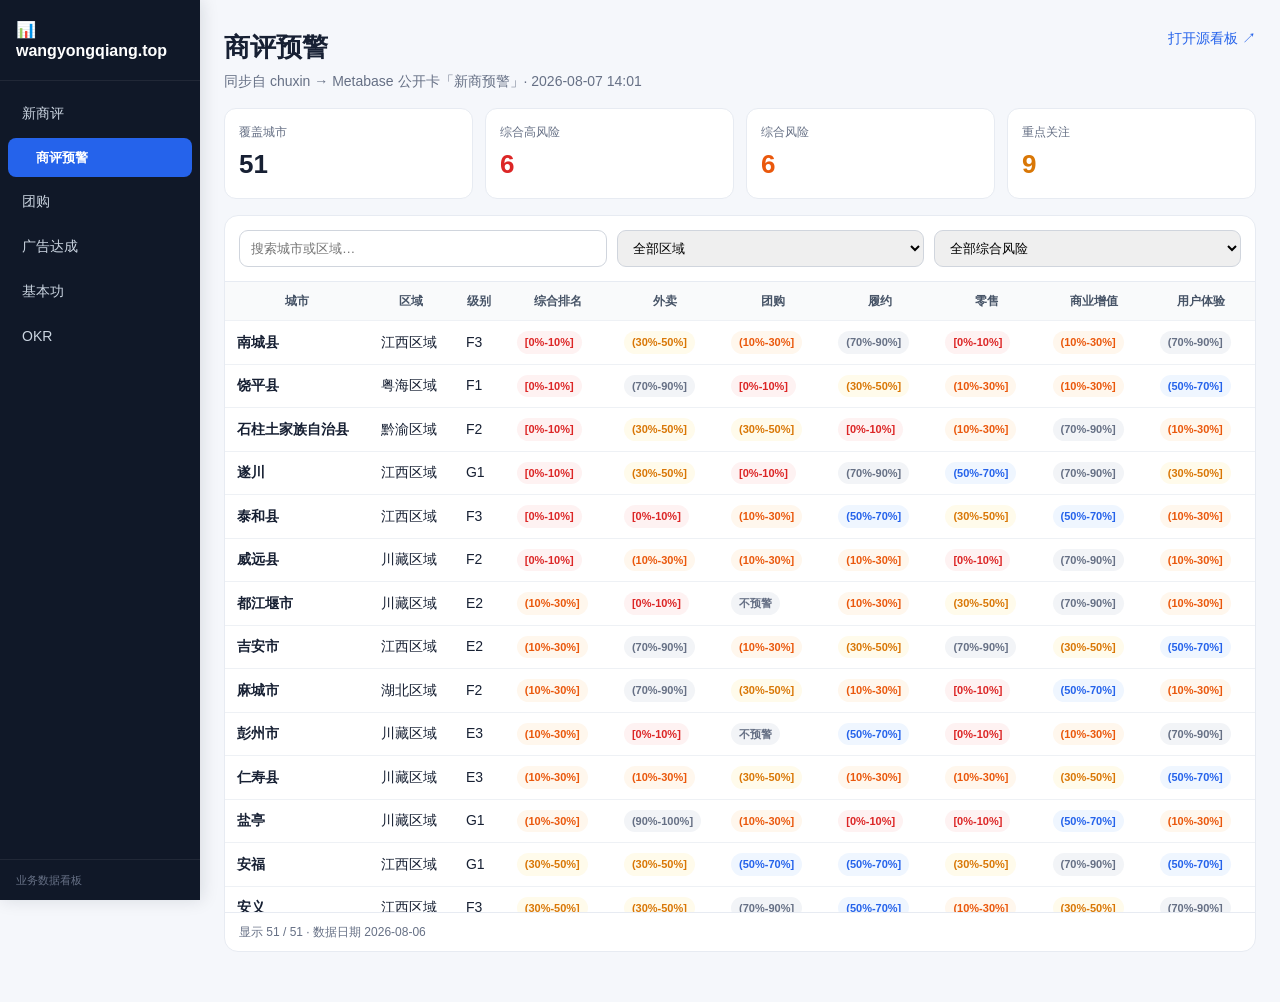
<file: star-warning-mirror.html>
<!DOCTYPE html>
<html lang="zh-CN">
<head>
<meta charset="UTF-8">
<meta name="viewport" content="width=device-width,initial-scale=1">
<title>商评预警 · wangyongqiang.top</title>
<link rel="stylesheet" href="shared/site.css">
<script src="shared/nav.js" defer></script>
<style>
.hero{display:flex;justify-content:space-between;gap:16px;flex-wrap:wrap;margin-bottom:16px}
.kpis{display:grid;grid-template-columns:repeat(4,1fr);gap:12px;margin-bottom:16px}.kpi{background:#fff;border:1px solid var(--line);border-radius:12px;padding:14px}.kpi .label{color:var(--muted);font-size:12px}.kpi .value{font-size:26px;font-weight:780;margin-top:4px}
.panel{background:#fff;border:1px solid var(--line);border-radius:14px;overflow:hidden}.controls{display:grid;grid-template-columns:1.2fr 1fr 1fr;gap:10px;padding:14px;border-bottom:1px solid var(--line)}
input,select{width:100%;border:1px solid #d0d5dd;border-radius:9px;padding:9px 11px}
.table-wrap{overflow:auto;max-height:70vh}table{border-collapse:separate;border-spacing:0;width:100%;min-width:960px}th{position:sticky;top:0;background:#f9fafb;font-size:12px;color:#475467}th,td{padding:10px 12px;border-bottom:1px solid #eef1f5;white-space:nowrap}
.badge{display:inline-flex;padding:3px 8px;border-radius:99px;font-size:11px;font-weight:650}.sev-4{background:#fef2f2;color:var(--red)}.sev-3{background:#fff7ed;color:var(--orange)}.sev-2{background:#fffbeb;color:var(--amber)}.sev-1{background:#eff6ff;color:var(--blue)}.sev-0{background:#f2f4f7;color:#667085}
.count{padding:10px 14px;color:var(--muted);font-size:12px;border-top:1px solid var(--line)}
@media(max-width:800px){.kpis,.controls{grid-template-columns:1fr 1fr}}
</style>
</head>
<body data-page="star-mirror">
<main class="page-wrap">
  <section class="hero"><div><h1 style="margin:0 0 4px;font-size:26px">商评预警</h1><div style="color:var(--muted)">同步自 chuxin → Metabase 公开卡「新商预警」· 2026-08-07 14:01</div></div><a href="http://47.112.178.78:3000/public/dashboard/5d509c91-583b-4229-89ee-51721035ae71?tab=97-%E6%96%B0%E5%95%86%E9%A2%84%E8%AD%A6" target="_blank" rel="noopener" style="color:var(--blue);text-decoration:none">打开源看板 ↗</a></section>
  <section class="kpis">
    <div class="kpi"><div class="label">覆盖城市</div><div class="value" id="total">—</div></div>
    <div class="kpi"><div class="label">综合高风险</div><div class="value" style="color:var(--red)" id="high">—</div></div>
    <div class="kpi"><div class="label">综合风险</div><div class="value" style="color:var(--orange)" id="risk">—</div></div>
    <div class="kpi"><div class="label">重点关注</div><div class="value" style="color:var(--amber)" id="watch">—</div></div>
  </section>
  <section class="panel">
    <div class="controls">
      <input id="q" placeholder="搜索城市或区域…">
      <select id="region"><option value="">全部区域</option></select>
      <select id="sev"><option value="">全部综合风险</option><option value="4">高风险 0%–10%</option><option value="3">风险 10%–30%</option><option value="2">关注 30%–50%</option><option value="1">一般 50%–70%</option><option value="0">低/不预警</option></select>
    </div>
    <div class="table-wrap"><table><thead><tr><th>城市</th><th>区域</th><th>级别</th><th>综合排名</th><th>外卖</th><th>团购</th><th>履约</th><th>零售</th><th>商业增值</th><th>用户体验</th></tr></thead><tbody id="rows"><tr><td colspan="10" style="padding:40px;text-align:center;color:#98a2b3">加载中…</td></tr></tbody></table></div>
    <div class="count" id="count"></div>
  </section>
</main>
<script>
const mods=["外卖模块预警", "团购模块预警", "履约模块预警", "零售模块预警", "商业增值模块预警", "用户体验模块预警"];
const $=id=>document.getElementById(id);
const esc=v=>String(v??"").replace(/[&<>"']/g,c=>({"&":"&amp;","<":"&lt;",">":"&gt;",'"':"&quot;","'":"&#39;"}[c]));
const sev=v=>{v=String(v??"");if(!v||v.includes("不预警"))return 0;if(v.includes("0%-10%"))return 4;if(v.includes("10%-30%"))return 3;if(v.includes("30%-50%"))return 2;if(v.includes("50%-70%"))return 1;return 0};
const badge=v=>`<span class="badge sev-${sev(v)}">${esc(v||"—")}</span>`;
let rows=[];
fetch("./data/star-warning.json?_="+Date.now()).then(r=>r.json()).then(d=>{
  rows=d.rows||[];
  $("total").textContent=d.total??rows.length;
  $("high").textContent=d.high_risk??"—";
  $("risk").textContent=d.risk??"—";
  $("watch").textContent=d.watch??"—";
  const regions=[...new Set(rows.map(r=>r["区域"]).filter(Boolean))].sort((a,b)=>a.localeCompare(b,"zh-CN"));
  $("region").innerHTML='<option value="">全部区域</option>'+regions.map(r=>`<option value="${esc(r)}">${esc(r)}</option>`).join("");
  render();
}).catch(e=>{$("rows").innerHTML=`<tr><td colspan="10" style="padding:40px;text-align:center">加载失败：${esc(e.message)}</td></tr>`});
function render(){
  const q=$("q").value.trim().toLowerCase(), region=$("region").value, s=$("sev").value;
  const filtered=rows.filter(r=>{
    const hit=!q||`${r["城市名"]||""} ${r["区域"]||""}`.toLowerCase().includes(q);
    return hit&&(!region||r["区域"]===region)&&(s===""||sev(r["综合排名"])===Number(s));
  }).sort((a,b)=>sev(b["综合排名"])-sev(a["综合排名"])||String(a["城市名"]||"").localeCompare(String(b["城市名"]||""),"zh-CN"));
  $("rows").innerHTML=filtered.length?filtered.map(r=>`<tr><td><b>${esc(r["城市名"])}</b></td><td>${esc(r["区域"])}</td><td>${esc(r["城市级别"]||"—")}</td><td>${badge(r["综合排名"])}</td>${mods.map(m=>`<td>${badge(r[m])}</td>`).join("")}</tr>`).join(""):`<tr><td colspan="10" style="padding:40px;text-align:center;color:#98a2b3">无匹配数据</td></tr>`;
  $("count").textContent=`显示 ${filtered.length} / ${rows.length} · 数据日期 ${esc((rows[0]||{})["数据日期"]||"—")}`;
}
["q","region","sev"].forEach(id=>$(id).addEventListener(id==="q"?"input":"change",render));
</script>
</body>
</html>
</file>
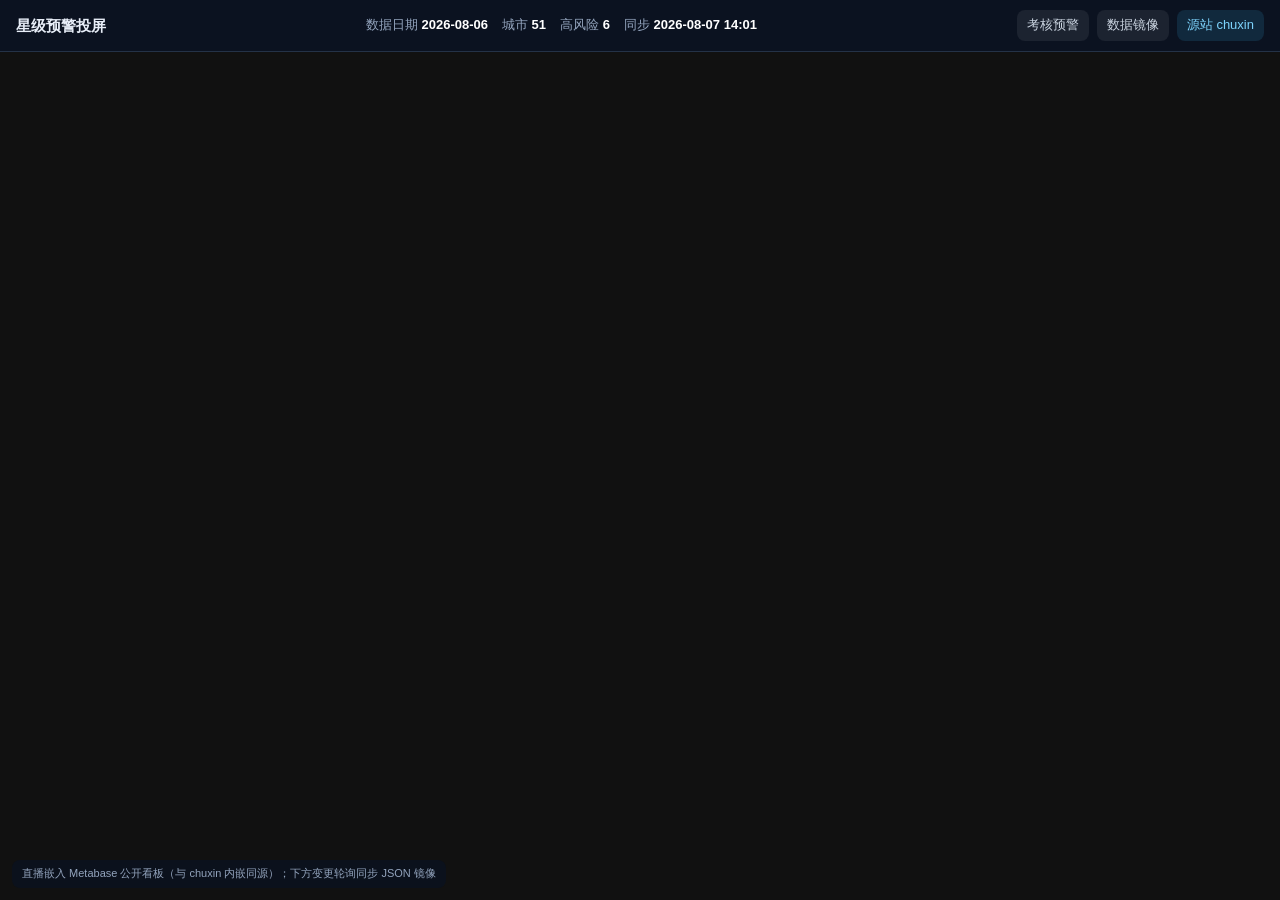
<file: star-warning.html>
<!DOCTYPE html>
<html lang="zh-CN">
<head>
<meta charset="UTF-8">
<meta name="viewport" content="width=device-width,initial-scale=1">
<meta name="description" content="星级预警投屏 · 同步自 chuxin 新商评">
<title>星级预警投屏 · wangyongqiang.top</title>
<style>
:root{--nav:#0b1220;--ink:#e8eef8;--muted:#93a4bd;--line:#243247;--accent:#38bdf8}
*{box-sizing:border-box}html,body{height:100%;margin:0}
body{background:#070b14;color:var(--ink);font:13px/1.45 -apple-system,BlinkMacSystemFont,"PingFang SC","Microsoft YaHei",sans-serif;display:flex;flex-direction:column}
.bar{flex:0 0 auto;display:flex;align-items:center;justify-content:space-between;gap:12px;padding:10px 16px;background:var(--nav);border-bottom:1px solid var(--line)}
.brand{font-weight:750;font-size:15px}
.meta{color:var(--muted);display:flex;gap:14px;flex-wrap:wrap;align-items:center}
.meta b{color:#fff;font-weight:700}
.links{display:flex;gap:8px;flex-wrap:wrap}
.links a{color:#cbd5e1;text-decoration:none;padding:6px 10px;border-radius:8px;background:#ffffff12}
.links a:hover,.links a.primary{background:#38bdf822;color:#7dd3fc}
.stage{flex:1 1 auto;min-height:0;position:relative;background:#000}
iframe{position:absolute;inset:0;width:100%;height:100%;border:0;background:#111}
.note{position:absolute;left:12px;bottom:12px;z-index:2;background:#0b1220cc;color:var(--muted);padding:6px 10px;border-radius:8px;font-size:11px;pointer-events:none}
@media(max-width:720px){.bar{flex-direction:column;align-items:flex-start}.meta{font-size:12px}}
</style>
</head>
<body>
<header class="bar">
  <div class="brand">星级预警投屏</div>
  <div class="meta">
    <span>数据日期 <b>2026-08-06</b></span>
    <span>城市 <b>51</b></span>
    <span>高风险 <b>6</b></span>
    <span>同步 <b>2026-08-07 14:01</b></span>
  </div>
  <div class="links">
    <a href="./">考核预警</a>
    <a href="star-warning-mirror.html">数据镜像</a>
    <a class="primary" href="http://www.chuxin.city/admin/b7v8t424ohb" target="_blank" rel="noopener">源站 chuxin</a>
  </div>
</header>
<main class="stage">
  <iframe title="新商预警 Metabase" src="http://47.112.178.78:3000/public/dashboard/5d509c91-583b-4229-89ee-51721035ae71?tab=97-%E6%96%B0%E5%95%86%E9%A2%84%E8%AD%A6" allowfullscreen loading="eager" referrerpolicy="no-referrer-when-downgrade"></iframe>
  <div class="note">直播嵌入 Metabase 公开看板（与 chuxin 内嵌同源）；下方变更轮询同步 JSON 镜像</div>
</main>
</body>
</html>
</file>
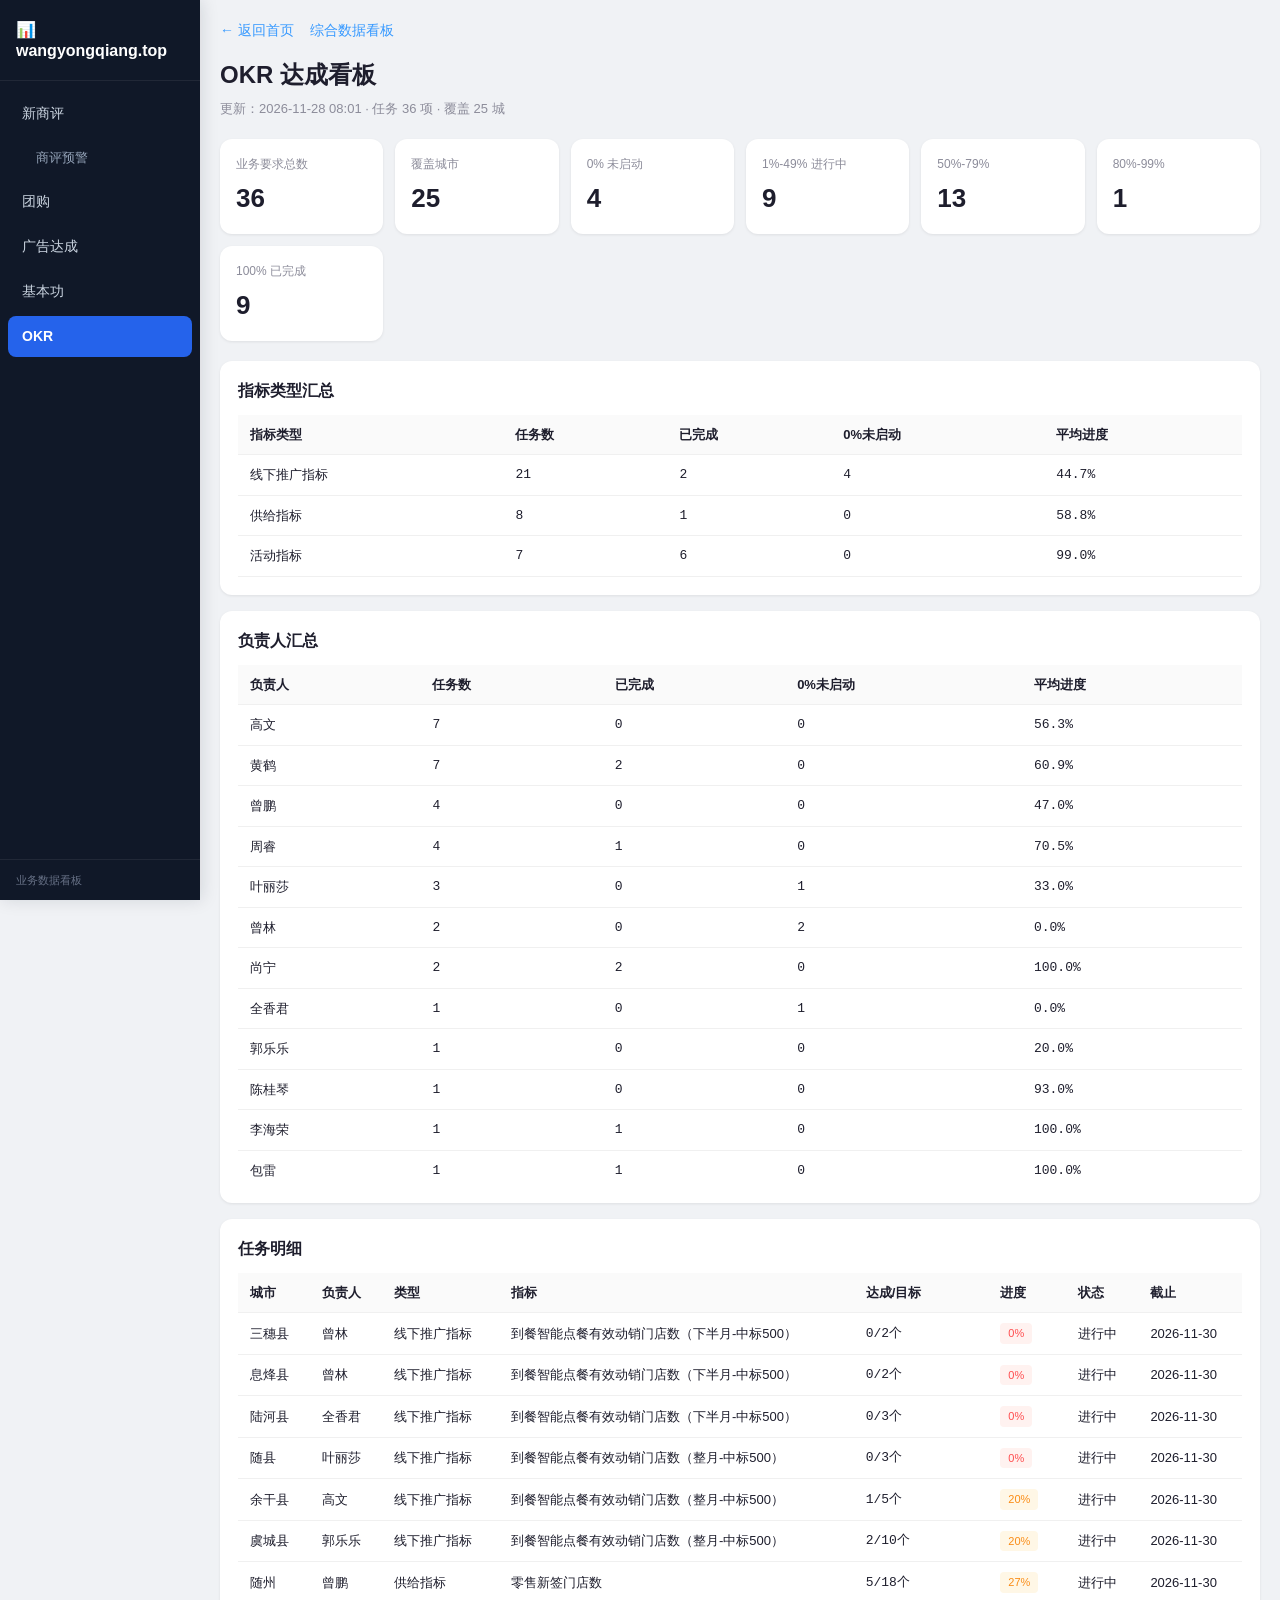
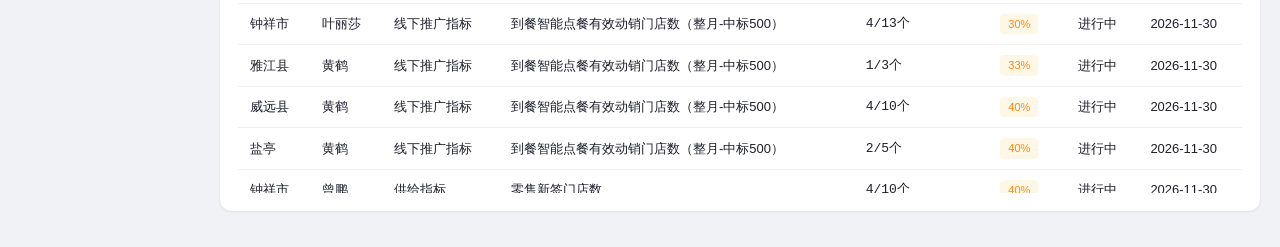
<file: todo.html>
<!DOCTYPE html>
<html lang="zh-CN">
<head>
<meta charset="UTF-8">
<meta http-equiv="refresh" content="0;url=okr.html">
<title>跳转中…</title>
<script>location.replace("okr.html");</script>
</head>
<body><p>正在跳转到 <a href="okr.html">OKR 看板</a>…</p></body>
</html>
</file>
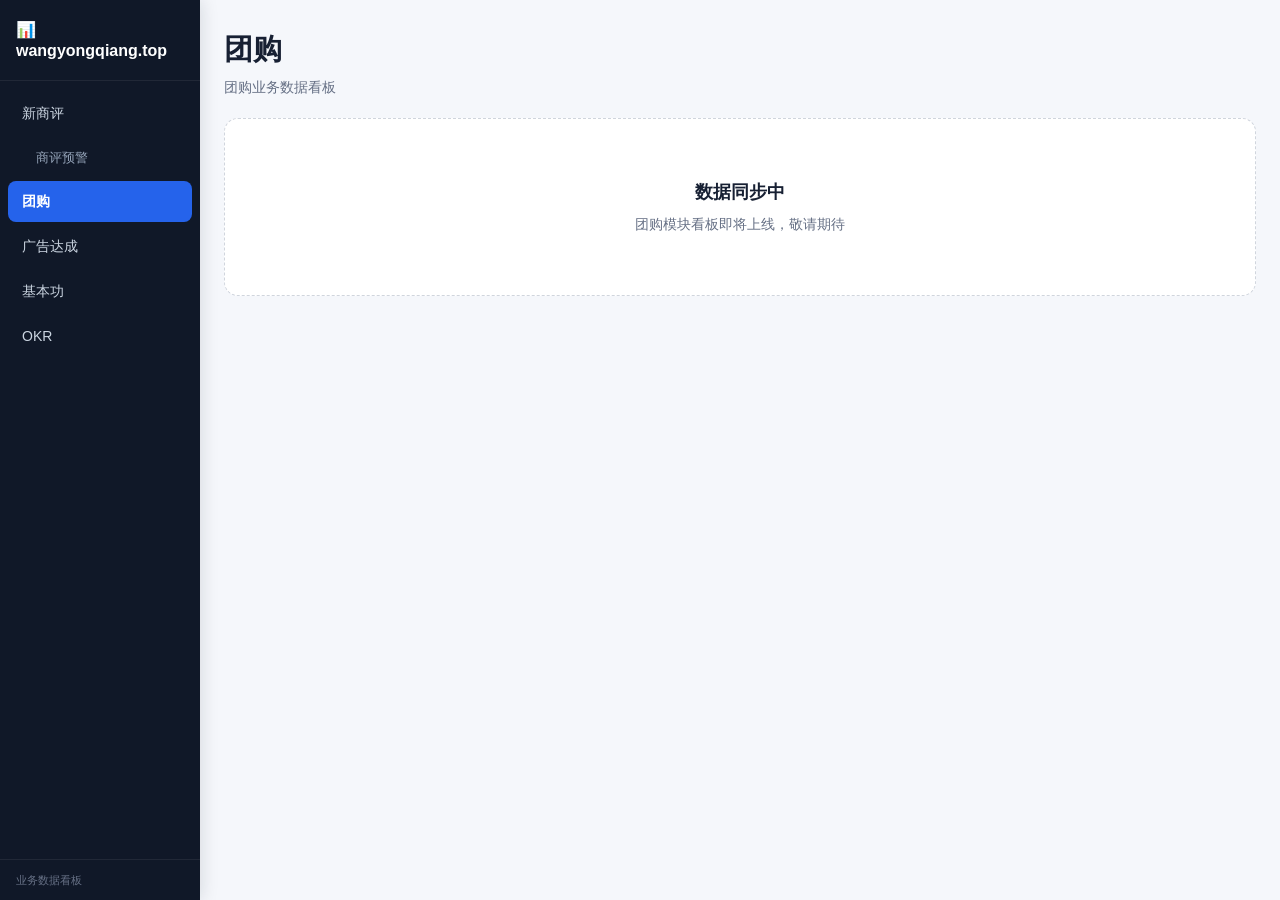
<file: tuangou.html>
<!DOCTYPE html>
<html lang="zh-CN">
<head>
<meta charset="UTF-8">
<meta name="viewport" content="width=device-width,initial-scale=1">
<title>团购 · wangyongqiang.top</title>
<link rel="stylesheet" href="shared/site.css">
<script src="shared/nav.js" defer></script>
</head>
<body data-page="tuangou">
<main class="page-wrap">
  <section class="page-hero"><div><h1>团购</h1><div class="subtitle">团购业务数据看板</div></div></section>
  <div class="placeholder-box"><h2>数据同步中</h2><p>团购模块看板即将上线，敬请期待</p></div>
</main>
</body>
</html>
</file>
<file: shared/site.css>
:root{--nav:#101828;--ink:#172033;--muted:#667085;--line:#e7ebf2;--bg:#f5f7fb;--blue:#2563eb;--red:#dc2626;--orange:#ea580c;--amber:#d97706;--sidebar-w:200px}
*{box-sizing:border-box}
body{margin:0;background:var(--bg);color:var(--ink);font:14px/1.5 -apple-system,BlinkMacSystemFont,"PingFang SC","Microsoft YaHei",sans-serif}
a{color:inherit;text-decoration:none}
.app{display:flex;min-height:100vh}
.sidebar{width:var(--sidebar-w);background:var(--nav);color:#fff;flex-shrink:0;position:sticky;top:0;height:100vh;display:flex;flex-direction:column;z-index:40;box-shadow:2px 0 16px #10182820}
.sidebar-brand{padding:20px 16px 18px;font-size:16px;font-weight:750;border-bottom:1px solid #ffffff12;line-height:1.3}
.sidebar-nav{padding:12px 8px;display:flex;flex-direction:column;gap:4px;flex:1}
.sidebar-nav a{display:block;color:#cbd5e1;padding:10px 14px;border-radius:8px;font-size:14px;transition:background .15s,color .15s}
.sidebar-nav a:hover{background:#ffffff16;color:#fff}
.sidebar-nav a.active{background:#2563eb;color:#fff;font-weight:650}
.sidebar-nav a.sub{padding-left:28px;font-size:13px;color:#94a3b8}
.sidebar-nav a.sub:hover,.sidebar-nav a.sub.active{color:#fff}
.sidebar-foot{padding:12px 16px;border-top:1px solid #ffffff12;font-size:11px;color:#667085}
.app-main{flex:1;min-width:0;overflow:auto}
.page-wrap{max-width:1480px;margin:0 auto;padding:28px 24px 50px}
.page-hero{display:flex;justify-content:space-between;align-items:flex-end;gap:20px;margin-bottom:20px;flex-wrap:wrap}
.page-hero h1{font-size:29px;margin:0 0 5px}
.subtitle{color:var(--muted)}
.placeholder-box{background:#fff;border:1px dashed #d0d5dd;border-radius:14px;padding:60px 24px;text-align:center;color:var(--muted)}
.placeholder-box h2{font-size:18px;color:var(--ink);margin:0 0 8px}
.placeholder-box p{margin:0;font-size:14px}
@media(max-width:768px){
  .app{flex-direction:column}
  .sidebar{width:100%;height:auto;position:relative;flex-direction:row;align-items:center;flex-wrap:wrap;padding:0 8px}
  .sidebar-brand{padding:12px 8px;border-bottom:0;border-right:1px solid #ffffff12}
  .sidebar-nav{flex-direction:row;flex-wrap:wrap;padding:8px;gap:4px}
  .sidebar-nav a{padding:7px 11px;font-size:13px}
  .sidebar-foot{display:none}
  .page-wrap{padding:20px 14px 40px}
  .page-hero h1{font-size:23px}
}
</file>
